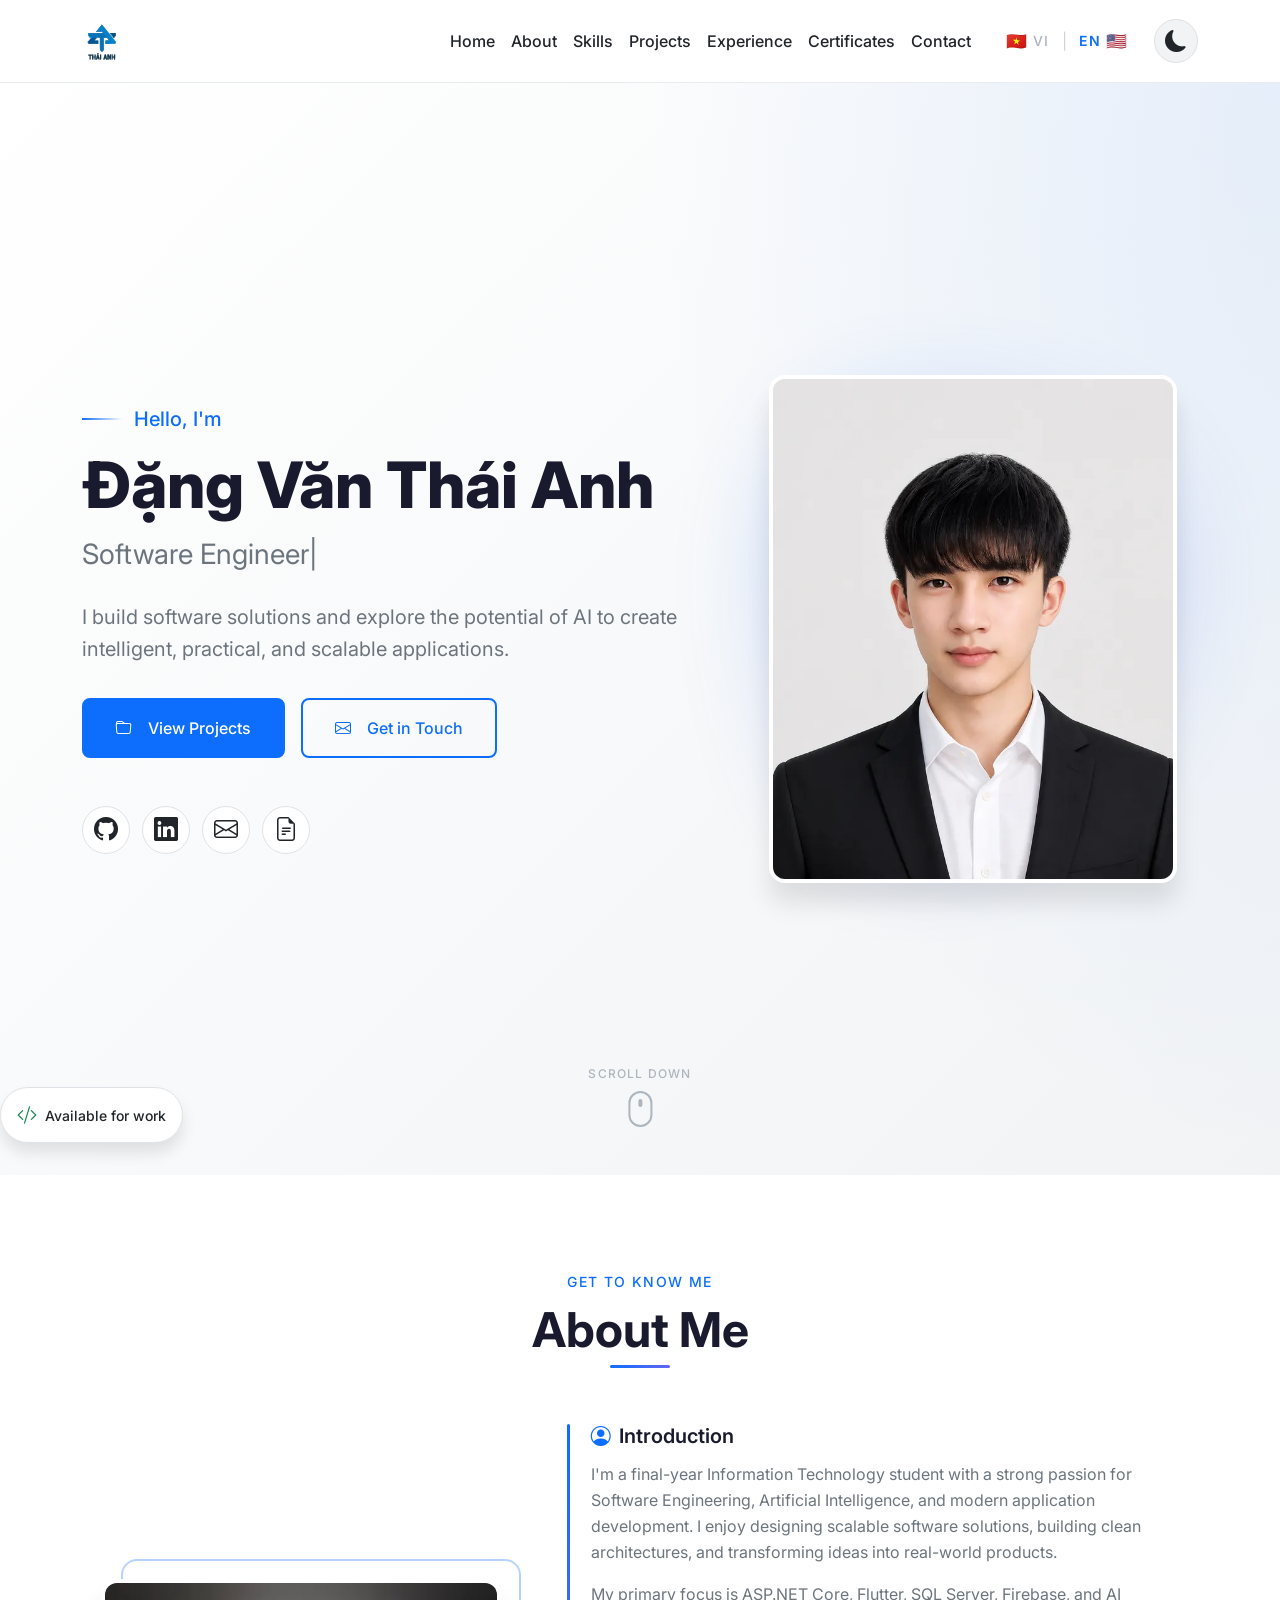
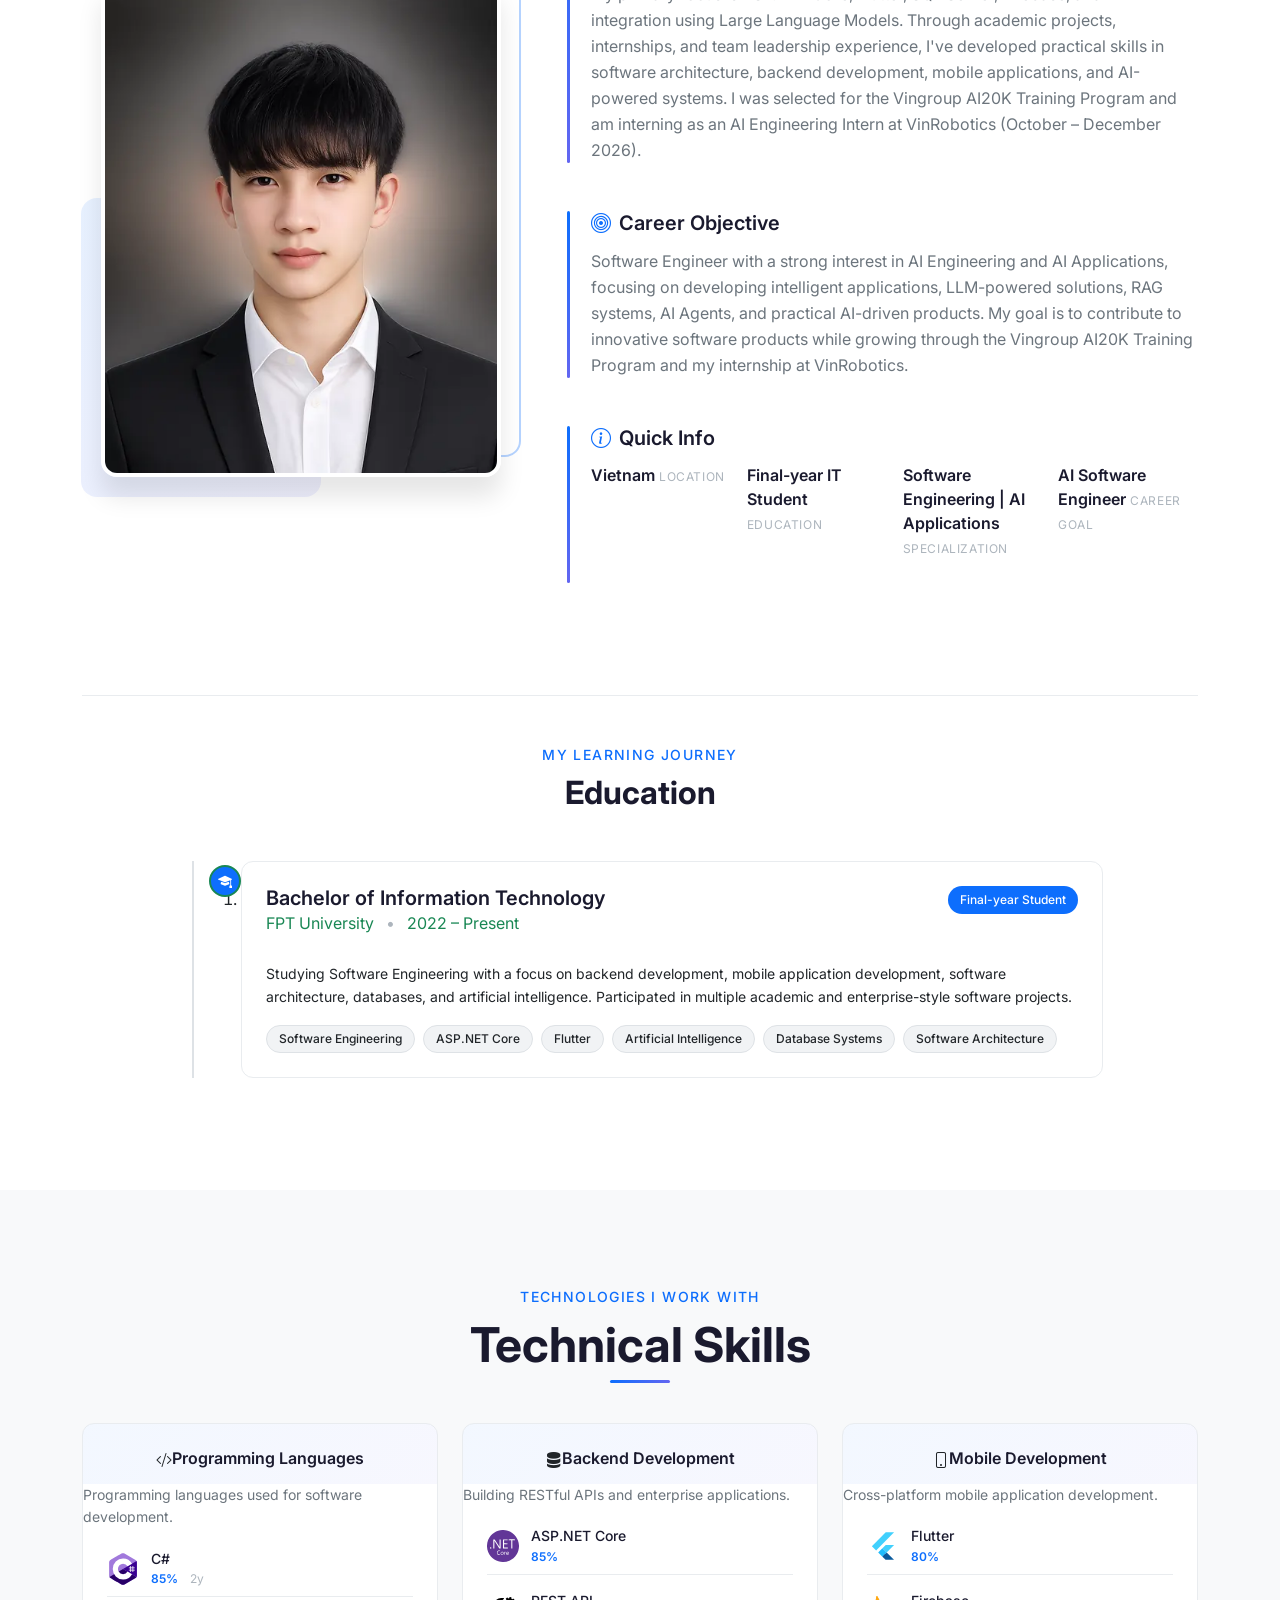
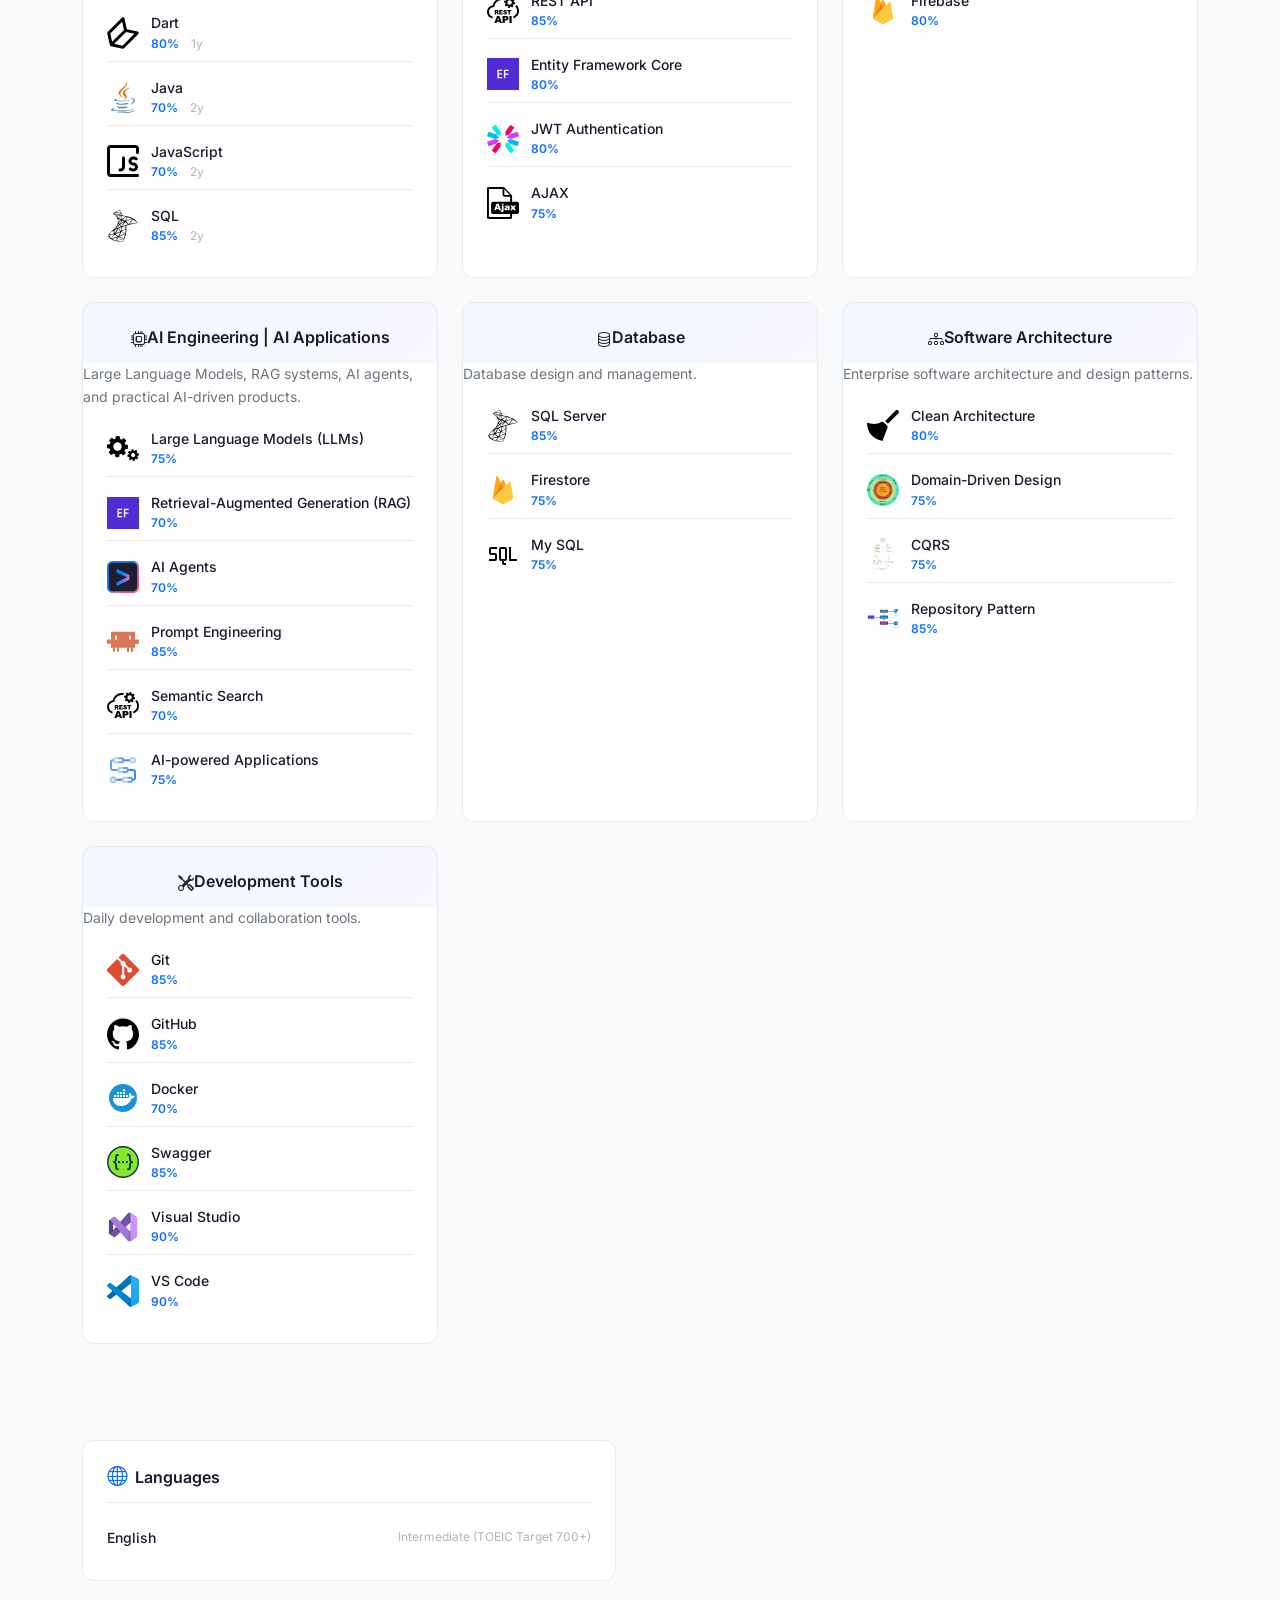
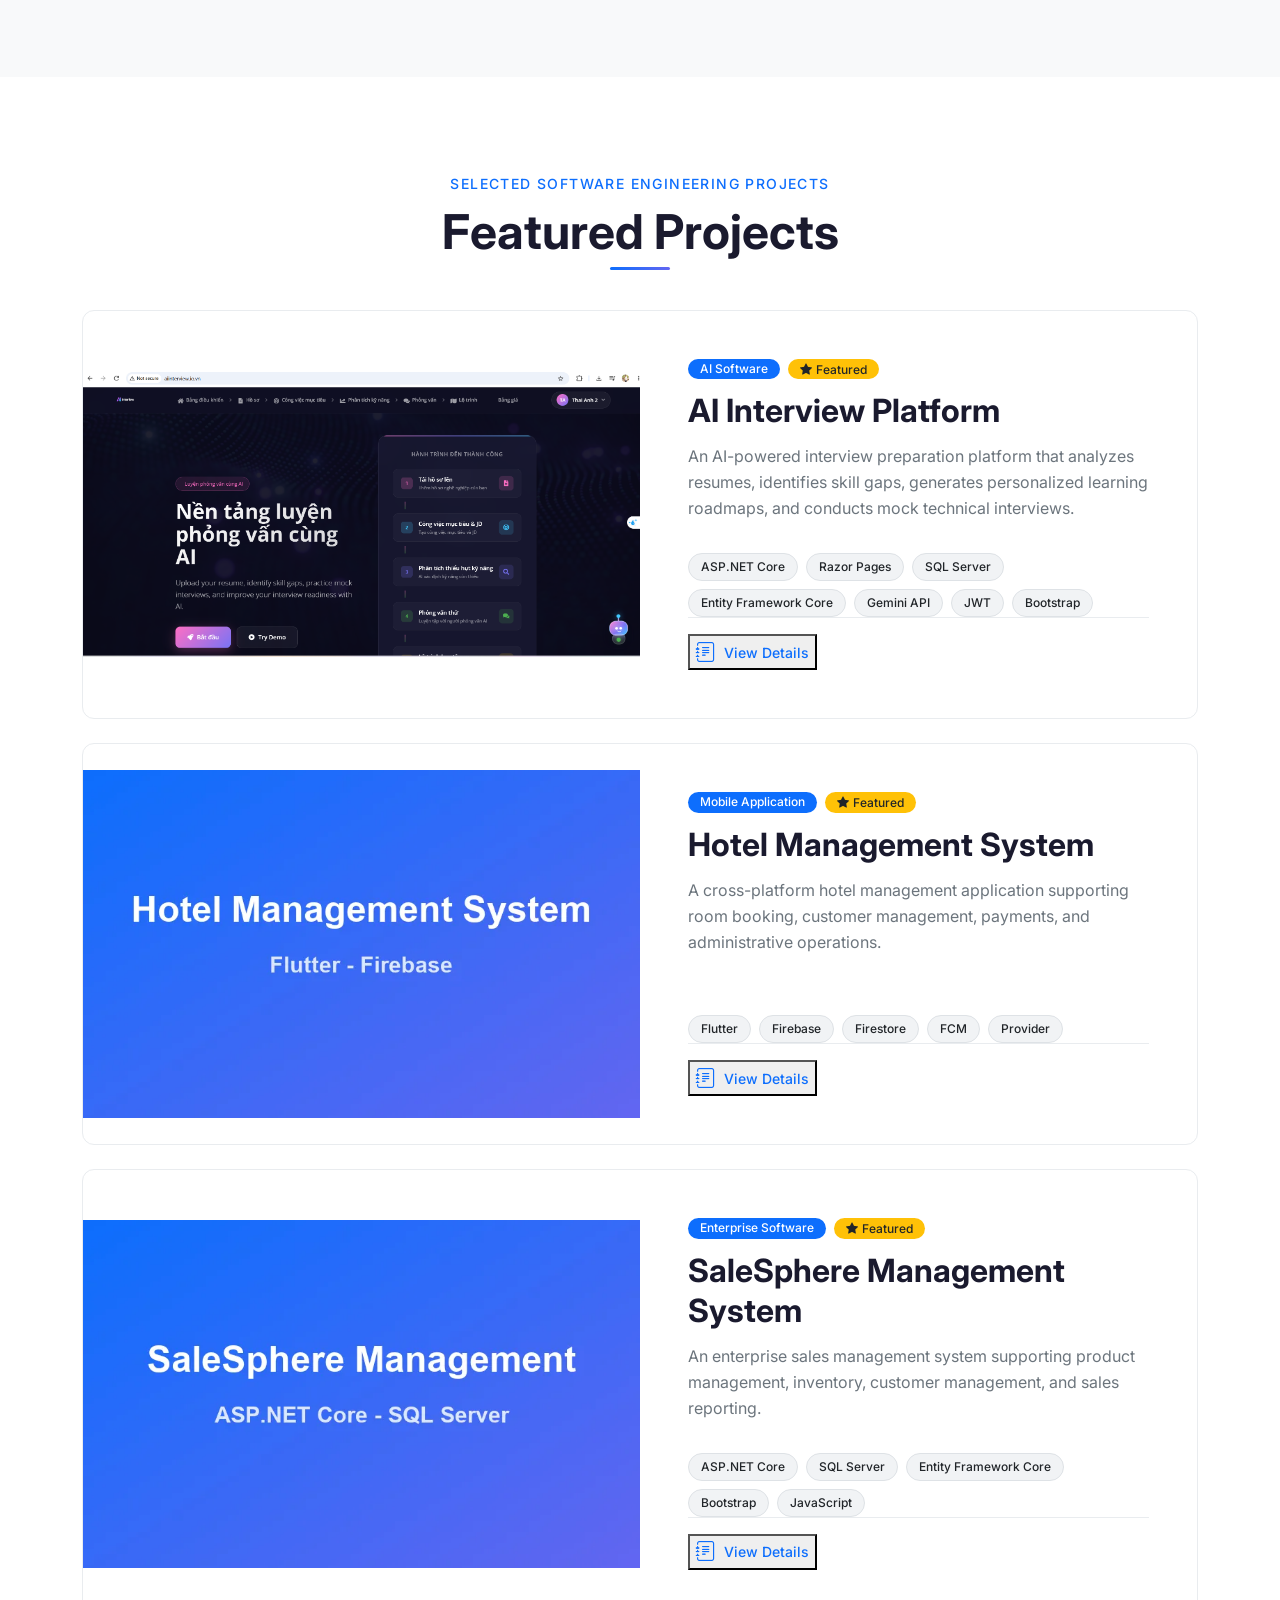
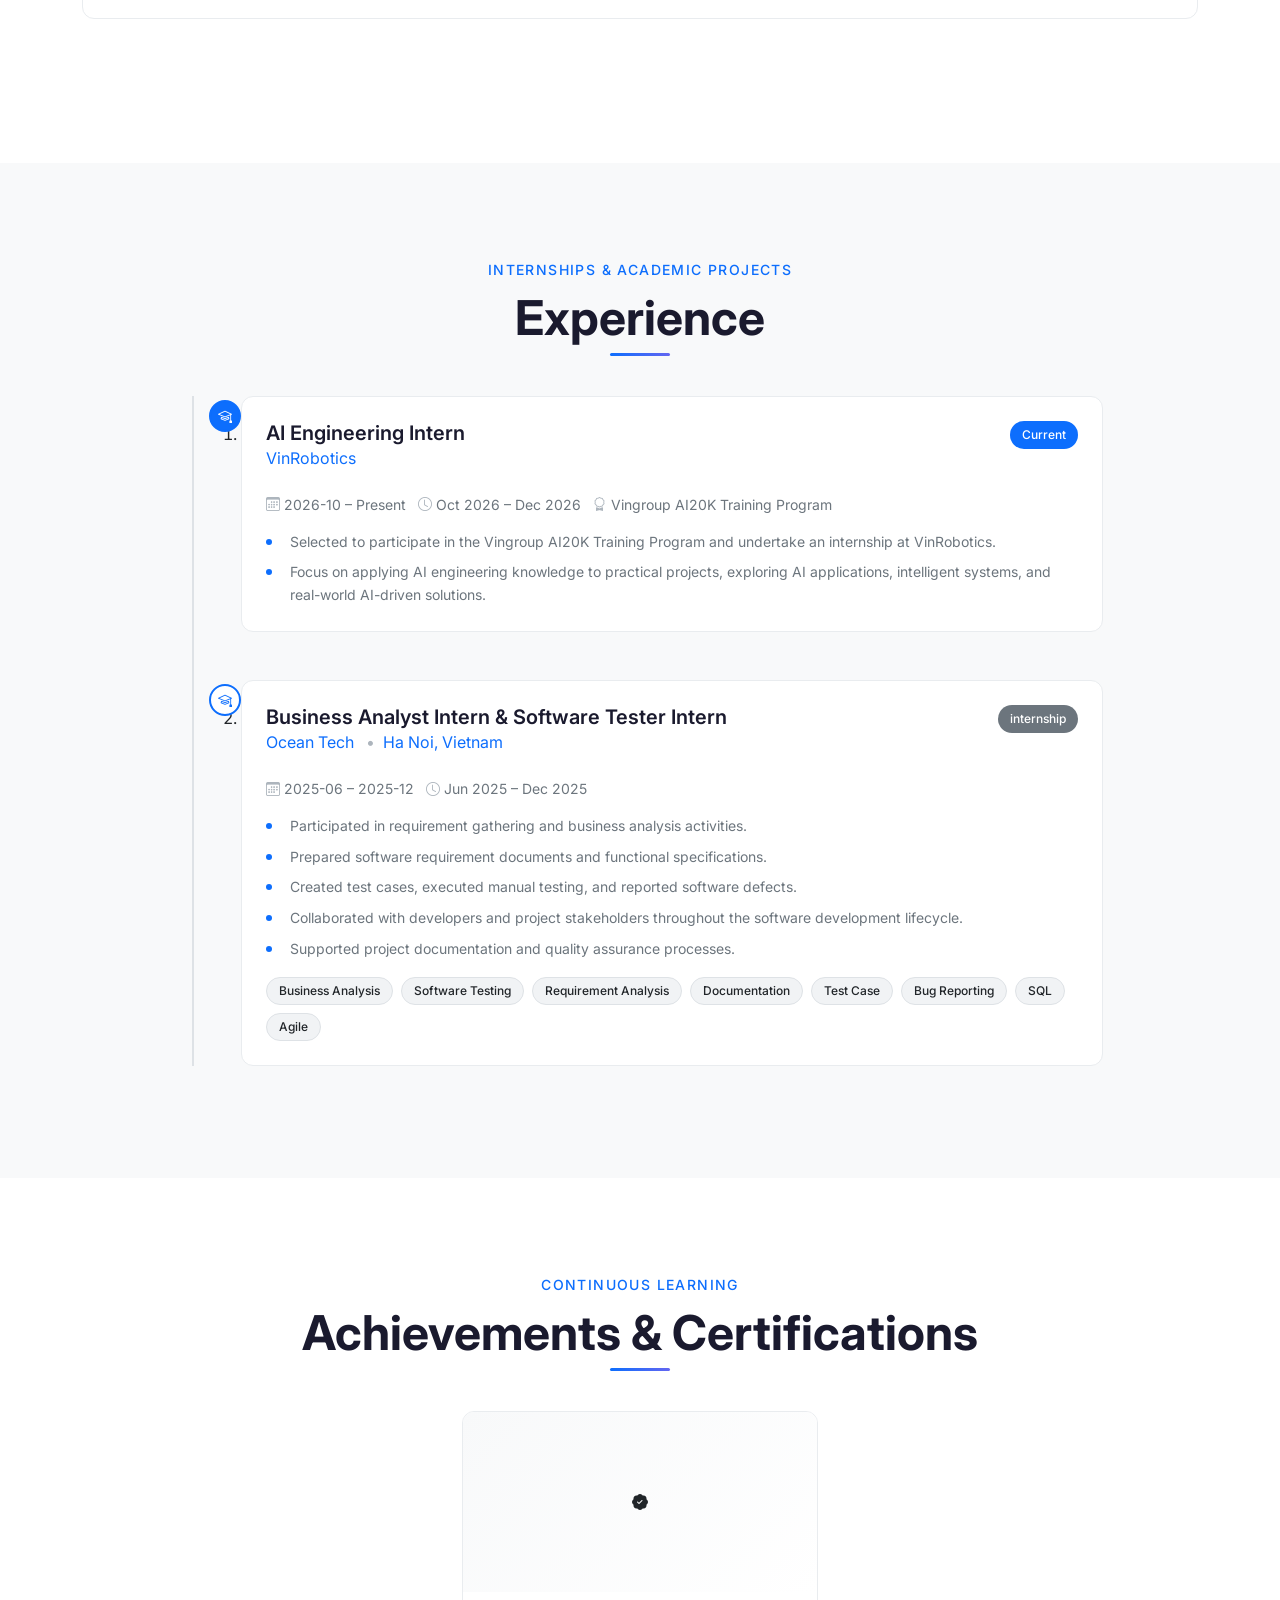
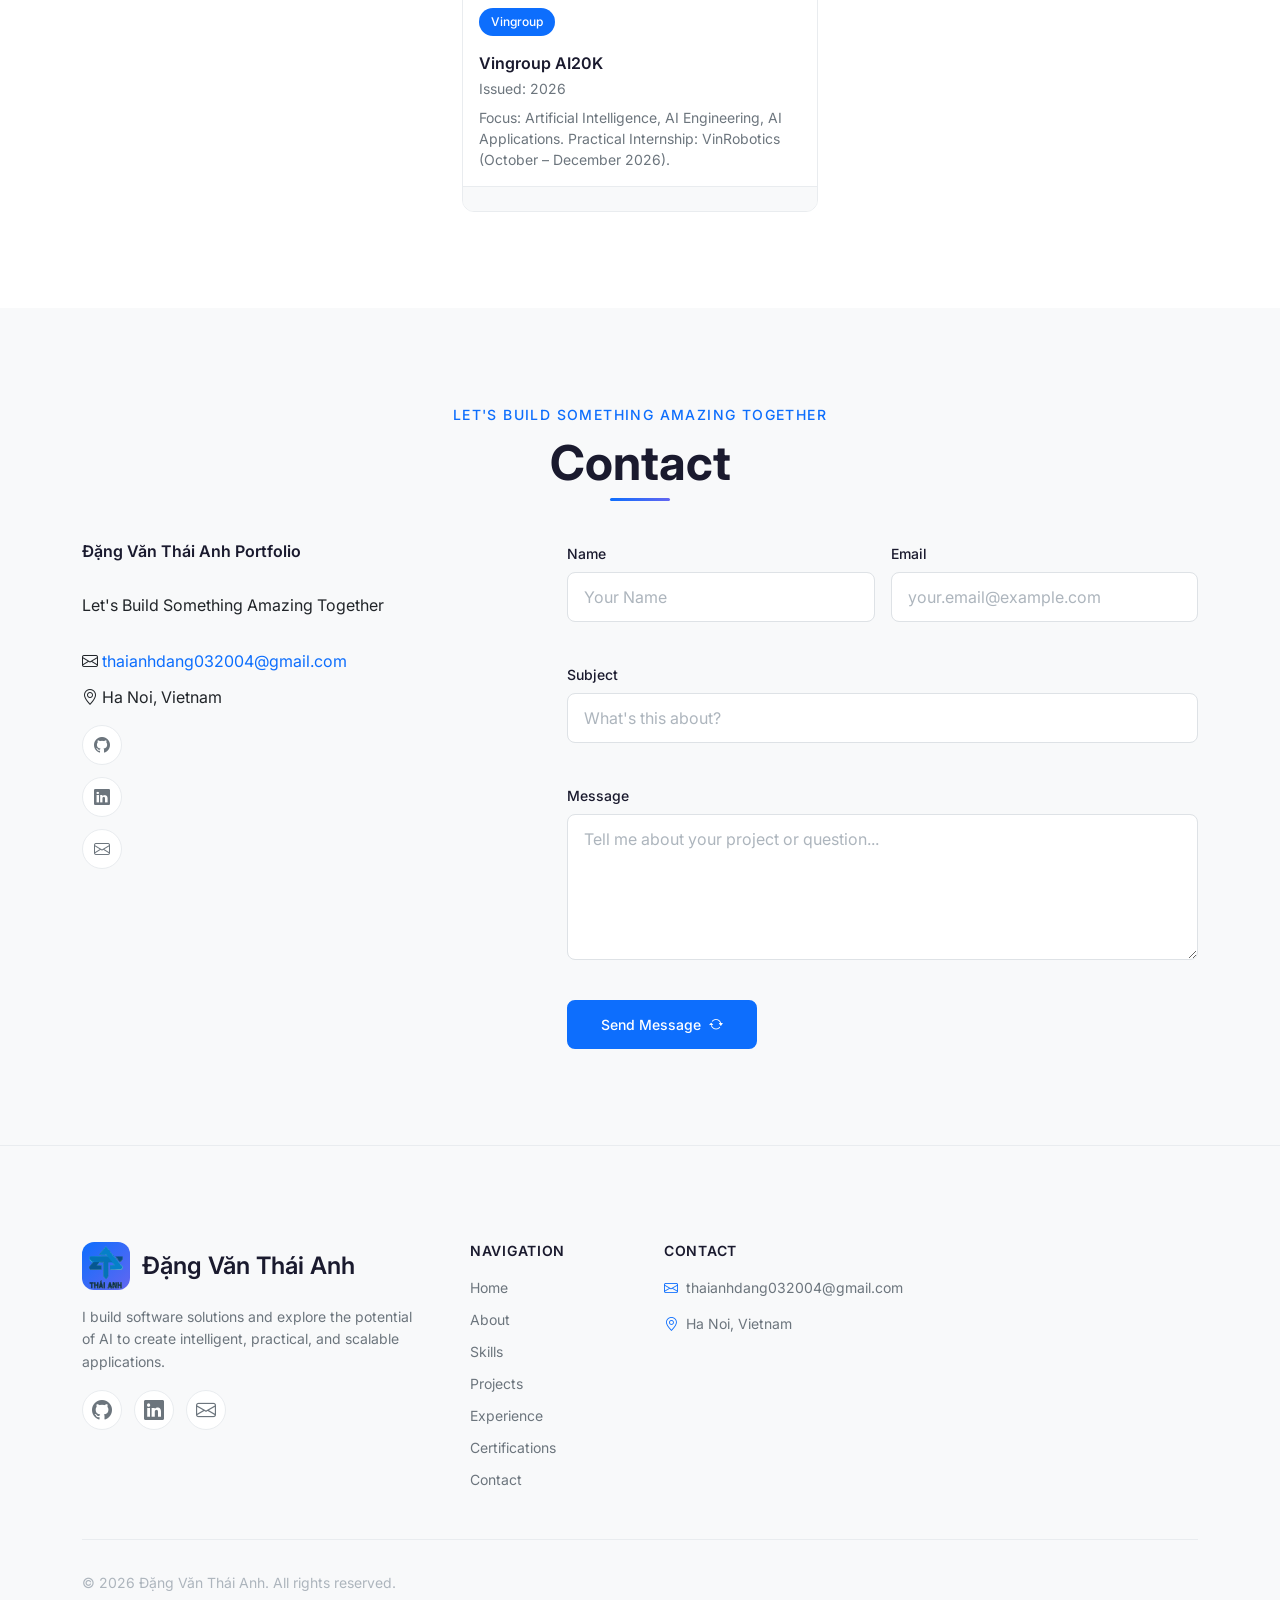
<file: index.html>
<!DOCTYPE html>
<html lang="en" data-bs-theme="light">
<head>
  <!-- =========================================================
       META TAGS
       ========================================================= -->
  <meta charset="UTF-8" />
  <meta name="viewport" content="width=device-width, initial-scale=1.0" />
  <meta http-equiv="X-UA-Compatible" content="IE=edge" />

    <!-- SEO Meta Tags (Populated from JSON)
         Path syntax: <root>.<key>[.<subkey>] resolved against this.data.
         Example: data-json="profile.seo.author" reads data.profile.seo.author. -->
    <meta name="robots" content="index, follow" />
    <meta name="author" content="" data-json="profile.seo.author" />
    <meta name="keywords" content="" data-json="profile.seo.keywords" />
    <meta name="description" content="" data-json="profile.seo.description" />
    <meta name="theme-color" content="" data-json="profile.seo.theme_color" />

    <!-- Open Graph / Social Meta Tags -->
    <meta property="og:type" content="website" />
    <meta property="og:url" content="" data-json="profile.seo.canonical_url" />
    <meta property="og:title" content="" data-json="profile.seo.title" />
    <meta property="og:description" content="" data-json="profile.seo.description" />
    <meta property="og:image" content="" data-json="profile.seo.og_image" />
    <meta property="og:image:width" content="1200" />
    <meta property="og:image:height" content="630" />
    <meta property="og:locale" content="" data-json="profile.seo.locale" />
    <meta property="og:site_name" content="" data-json="profile.branding.site_name" />

    <!-- Twitter Card Meta Tags -->
    <meta name="twitter:card" content="summary_large_image" />
    <meta name="twitter:url" content="" data-json="profile.seo.canonical_url" />
    <meta name="twitter:title" content="" data-json="profile.seo.title" />
    <meta name="twitter:description" content="" data-json="profile.seo.description" />
    <meta name="twitter:image" content="" data-json="profile.seo.og_image" />

    <!-- Canonical URL -->
  <link rel="canonical" href="" data-json="profile.seo.canonical_url" />

  <!-- =========================================================
       FAVICON
       ========================================================= -->
  <link rel="icon" type="image/svg+xml" href="assets/icons/favicon.svg" />
  <link rel="icon" type="image/png" sizes="32x32" href="assets/icons/favicon-32x32.png" />
  <link rel="icon" type="image/png" sizes="16x16" href="assets/icons/favicon-16x16.png" />
  <link rel="apple-touch-icon" sizes="180x180" href="assets/icons/apple-touch-icon.png" />
  <link rel="manifest" href="site.webmanifest" />

  <!-- =========================================================
       STYLESHEETS
       ========================================================= -->
  <!-- Bootstrap 5 CSS -->
  <link href="https://cdn.jsdelivr.net/npm/bootstrap@5.3.3/dist/css/bootstrap.min.css" rel="stylesheet" integrity="sha384-QWTKZyjpPEjISv5WaRU9OFeRpok6YctnYmDr5pNlyT2bRjXh0JMhjY6hW+ALEwIH" crossorigin="anonymous" />

  <!-- ICON LIBRARY (single source of truth for all icons in this project)
       Use ONLY Bootstrap Icons. Do not mix Font Awesome, Heroicons, or
       custom icon libraries anywhere in the markup or JavaScript. -->
  <link rel="stylesheet" href="https://cdn.jsdelivr.net/npm/bootstrap-icons@1.11.3/font/bootstrap-icons.min.css" />

  <!-- Google Fonts: Inter -->
  <link rel="preconnect" href="https://fonts.googleapis.com" />
  <link rel="preconnect" href="https://fonts.gstatic.com" crossorigin />
  <link href="https://fonts.googleapis.com/css2?family=Inter:wght@300;400;500;600;700;800&display=swap" rel="stylesheet" />

  <!-- Project Stylesheets -->
  <link rel="stylesheet" href="assets/css/global.css" />
  <link rel="stylesheet" href="assets/css/responsive.css" />
  <link rel="stylesheet" href="assets/css/components.css" />

  <!-- =========================================================
       TITLE (Populated from JSON)
       ========================================================= -->
  <title></title>
</head>

<body>
  <!-- Skip to main content (Accessibility) -->
  <a href="#main-content" class="skip-link"></a>

  <!-- =========================================================
       NAVIGATION
       ========================================================= -->
  <header id="site-header" class="site-header">
    <nav class="navbar navbar-expand-lg" aria-label="Primary navigation">
      <div class="container">
        <!-- Logo -->
        <a class="navbar-brand" href="#home" aria-label="Home">
          <img class="brand-logo" src="assets/icons/logo.svg" alt="" width="40" height="40" />
        </a>

        <!-- Mobile Toggle -->
        <button class="navbar-toggler" type="button" data-bs-toggle="collapse" data-bs-target="#primary-menu" aria-controls="primary-menu" aria-expanded="false" aria-label="Toggle navigation">
          <span class="navbar-toggler-icon"></span>
        </button>

        <!-- Navigation Menu -->
        <div class="collapse navbar-collapse" id="primary-menu">
          <ul class="navbar-nav ms-auto">
            <!-- Populated from JSON (profile.navigation.primary) -->
          </ul>

          <!-- Language Switch (Desktop) -->
          <div class="language-switch language-switch--desktop d-none d-lg-flex ms-lg-3" data-language-switch aria-label="Language switcher" role="group">
            <button type="button" class="language-switch__option" data-language-option="vi" aria-label="Switch language to Vietnamese" aria-pressed="false">
              <span class="language-switch__flag" aria-hidden="true">🇻🇳</span>
              <span class="language-switch__code">VI</span>
            </button>
            <span class="language-switch__divider" aria-hidden="true">|</span>
            <button type="button" class="language-switch__option" data-language-option="en" aria-label="Switch language to English" aria-pressed="false">
              <span class="language-switch__code">EN</span>
              <span class="language-switch__flag" aria-hidden="true">🇺🇸</span>
            </button>
          </div>

          <!-- Theme Toggle -->
          <div class="theme-toggle-wrapper ms-lg-3">
            <button class="theme-toggle" id="theme-toggle" aria-label="Toggle theme" title="Toggle theme">
              <i class="bi bi-moon-fill" aria-hidden="true"></i>
            </button>
          </div>

          <!-- Language Switch (Mobile Drawer) -->
          <div class="language-switch language-switch--mobile d-lg-none" data-language-switch aria-label="Language switcher" role="group">
            <span class="language-switch__label"><i class="bi bi-globe" aria-hidden="true"></i><span>Language</span></span>
            <div class="language-switch__stack">
              <button type="button" class="language-switch__option language-switch__option--stacked" data-language-option="vi" aria-label="Switch language to Vietnamese" aria-pressed="false">
                <span class="language-switch__flag" aria-hidden="true">🇻🇳</span>
                <span class="language-switch__code">VI</span>
              </button>
              <button type="button" class="language-switch__option language-switch__option--stacked" data-language-option="en" aria-label="Switch language to English" aria-pressed="false">
                <span class="language-switch__flag" aria-hidden="true">🇺🇸</span>
                <span class="language-switch__code">EN</span>
              </button>
            </div>
          </div>
        </div>
      </div>
    </nav>
  </header>

  <!-- =========================================================
       MAIN CONTENT
       ========================================================= -->
  <main id="main-content">

    <!-- =====================================================
         HOME SECTION
         ===================================================== -->
    <section id="home" class="hero-section" aria-label="Đặng Văn Thái Anh — Software Engineer">
      <div class="container">
        <div class="row align-items-center min-vh-100 py-5">

          <!-- Hero Content -->
          <div class="col-lg-7 order-2 order-lg-1">
            <div class="hero-content">
              <!-- Availability Badge (text + icon come from profile.hero.availability / badge_icon) -->
              <span class="hero-badge" hidden>
                <i class="bi" aria-hidden="true"></i>
                <span class="hero-badge__text"></span>
              </span>

              <!-- Greeting -->
              <p class="hero-greeting" data-json="profile.hero.greeting">
                <span class="hero-greeting-line"></span>
              </p>

              <!-- Name -->
              <h1 class="hero-name" data-json="profile.meta.author"></h1>

              <!-- Title (rendered into #typewriter by renderer from profile.meta.author_title / meta.roles) -->
              <h2 class="hero-title">
                <span class="typewriter" id="typewriter"></span>
              </h2>

              <!-- Description -->
              <p class="hero-description" data-json="profile.hero.headline"></p>

              <!-- CTA Buttons (label + aria-label come from profile.hero.cta_primary / cta_secondary) -->
              <div class="hero-cta">
                <a href="#" class="btn btn-primary btn-lg" data-json="profile.hero.cta_primary.href" aria-label="View Projects">
                  <i class="bi bi-folder me-2"></i>
                </a>
                <a href="#" class="btn btn-outline-primary btn-lg" data-json="profile.hero.cta_secondary.href" aria-label="Get in Touch">
                  <i class="bi bi-envelope me-2"></i>
                </a>
              </div>

              <!-- Social Links (renderer injects SVG <img> or icon, sets href and aria-label) -->
              <div class="hero-social">
                <a href="#" target="_blank" rel="noopener noreferrer" class="hero-social-link"></a>
                <a href="#" target="_blank" rel="noopener noreferrer" class="hero-social-link"></a>
                <a href="#" class="hero-social-link"></a>
                <a href="#" target="_blank" class="hero-social-link"></a>
              </div>
            </div>
          </div>

          <!-- Hero Image -->
          <div class="col-lg-5 order-1 order-lg-2 mb-5 mb-lg-0">
            <div class="hero-image-wrapper">
              <div class="hero-image-backdrop"></div>
              <div class="hero-image-container">
                <img
                  src="assets/images/avatar/avatar-large.webp"
                  alt=""
                  class="hero-image"
                  width="400"
                  height="500"
                  loading="eager"
                />
              </div>
              
            </div>
          </div>

        </div>
      </div>

      <!-- Scroll Indicator -->
      <a href="#about" class="scroll-indicator" aria-label="Scroll to About section">
        <span class="scroll-indicator-text"></span>
        <div class="scroll-indicator-mouse">
          <div class="scroll-indicator-wheel"></div>
        </div>
      </a>

    </section>

    <!-- =====================================================
         ABOUT SECTION
         ===================================================== -->
    <section id="about" class="about-section" aria-label="About Me">
      <div class="container">

        <!-- Section Header -->
        <header class="section-header text-center mb-5">
          <p class="section-subtitle" data-json="about.about.section_subtitle"></p>
          <h2 class="section-title" data-json="about.about.section_title"></h2>
        </header>

        <div class="row align-items-center g-5">

          <!-- Profile Photo -->
          <div class="col-lg-5">
            <div class="about-image-wrapper">
              <div class="about-image-container">
                <img
                  src="assets/images/avatar/avatar.webp"
                  alt=""
                  class="about-image"
                  width="400"
                  height="500"
                  loading="lazy"
                />
              </div>
              <div class="about-image-decoration about-image-decoration-1"></div>
              <div class="about-image-decoration about-image-decoration-2"></div>
            </div>
          </div>

          <!-- About Content -->
          <div class="col-lg-7">
            <div class="about-content">

              <!-- Introduction -->
              <div class="about-block mb-5">
                <h3 class="about-block-title">
                  <i class="bi bi-person-circle me-2"></i>
                </h3>
                <p class="about-text" data-json="about.about.introduction.0"></p>
                <p class="about-text mb-0" data-json="about.about.introduction.1"></p>
              </div>

              <!-- Career Objective -->
              <div class="about-block mb-5">
                <h3 class="about-block-title">
                  <i class="bi bi-bullseye me-2"></i>
                </h3>
                <p class="about-text mb-0" data-json="about.about.career_objective"></p>
              </div>

              <!-- Quick Info -->
              <div class="about-block mb-5">
                <h3 class="about-block-title">
                  <i class="bi bi-info-circle me-2"></i>
                </h3>
                <div class="row g-3">
                  <div class="col-6 col-md-3">
                    <div class="about-quick-info">
                      <span class="about-quick-info-value"></span>
                      <span class="about-quick-info-label"></span>
                    </div>
                  </div>
                  <div class="col-6 col-md-3">
                    <div class="about-quick-info">
                      <span class="about-quick-info-value"></span>
                      <span class="about-quick-info-label"></span>
                    </div>
                  </div>
                  <div class="col-6 col-md-3">
                    <div class="about-quick-info">
                      <span class="about-quick-info-value"></span>
                      <span class="about-quick-info-label"></span>
                    </div>
                  </div>
                  <div class="col-6 col-md-3">
                    <div class="about-quick-info">
                      <span class="about-quick-info-value"></span>
                      <span class="about-quick-info-label"></span>
                    </div>
                  </div>
                </div>
              </div>

              

            </div>
          </div>

        </div>

        <!-- Education Timeline (data sourced from experience.json > education) -->
        <div class="about-education mt-5 pt-5">
          <header class="section-header text-center mb-5">
            <p class="section-subtitle" data-json="experience.education.section.subtitle"></p>
            <h3 class="section-title-sm" data-json="experience.education.section.title"></h3>
          </header>

          <div class="row justify-content-center">
            <div class="col-lg-10">
            <ol class="timeline timeline-education" aria-label="Education history">
              <!-- Populated from experience.json → education -->
            </ol>
            </div>
          </div>
        </div>

      </div>
    </section>

    <!-- =====================================================
         SKILLS SECTION
         ===================================================== -->
    <section id="skills" class="skills-section" aria-label="Technical Skills">
      <div class="container">

        <!-- Section Header -->
        <header class="section-header text-center mb-5">
          <p class="section-subtitle" data-json="skills.section.subtitle"></p>
          <h2 class="section-title" data-json="skills.section.title"></h2>
        </header>

        <!-- Skills Grid -->
        <div class="skills-grid row g-4">
          <!-- Populated from JSON -->
        </div>

        <!-- Additional Skills Row -->
        <div class="row g-5 mt-5">

          

          <!-- Languages -->
          <div class="col-md-6">
            <div class="additional-skills-card">
              <h3 class="additional-skills-title">
                <i class="bi bi-globe me-2"></i>
              </h3>
              <div class="languages-grid">
                <!-- Populated from JSON -->
              </div>
            </div>
          </div>

        </div>

      </div>
    </section>

    <!-- =====================================================
         PROJECTS SECTION
         ===================================================== -->
    <section id="projects" class="projects-section" aria-label="Featured Projects">
      <div class="container">

        <!-- Section Header -->
        <header class="section-header text-center mb-5">
          <p class="section-subtitle" data-json="projects.section.subtitle"></p>
          <h2 class="section-title" data-json="projects.section.title"></h2>
        </header>

        <!-- Projects Grid - Featured Row (Large Cards) -->
        <div class="projects-featured mb-5">
          <div class="row g-4">
            <!-- Populated from JSON (Featured Project) -->
          </div>
        </div>

        <!-- Projects Grid - Standard Cards -->
        <div class="projects-grid">
          <div class="row g-4">
            <!-- Populated from JSON -->
          </div>
        </div>

      </div>
    </section>

    <!-- =====================================================
         EXPERIENCE SECTION
         ===================================================== -->
    <section id="experience" class="experience-section">
      <div class="container">

        <!-- Section Header -->
        <header class="section-header text-center mb-5">
          <p class="section-subtitle" data-json="experience.section.subtitle"></p>
          <h2 class="section-title" data-json="experience.section.title"></h2>
        </header>

        <div class="row justify-content-center">
          <div class="col-lg-10">
            <ol class="timeline" aria-label="Work experience timeline">
              <!-- Populated from JSON -->
            </ol>
          </div>
        </div>

      </div>
    </section>

    <!-- =====================================================
         CERTIFICATES SECTION
         ===================================================== -->
    <section id="certificates" class="certificates-section">
      <div class="container">

        <!-- Section Header -->
        <header class="section-header text-center mb-5">
          <p class="section-subtitle" data-json="certificates.section.subtitle"></p>
          <h2 class="section-title" data-json="certificates.section.title"></h2>
        </header>

        <!-- Certificates Grid -->
        <div class="row g-4 justify-content-center">
          <!-- Populated from JSON -->
        </div>

      </div>
    </section>

    <!-- =====================================================
         CONTACT SECTION
         ===================================================== -->
    <section id="contact" class="contact-section" aria-label="Contact">
      <div class="container">

        <!-- Section Header -->
        <header class="section-header text-center mb-5">
          <p class="section-subtitle" data-json="contact.section.subtitle"></p>
          <h2 class="section-title" data-json="contact.section.title"></h2>
        </header>

        <div class="row g-5">

          <!-- Contact Info -->
          <div class="col-lg-5">
            <div class="contact-info">
              <h3 class="contact-info-title" data-json="profile.branding.site_name"></h3>
              <p class="contact-info-text" data-json="contact.section.subtitle"></p>

              <div class="contact-info-list">
                <div class="contact-info-item">
                  <i class="bi bi-envelope"></i>
                  <a href="mailto:"><span></span></a>
                </div>
                <div class="contact-info-item">
                  <i class="bi bi-geo-alt"></i>
                  <span></span>
                </div>
              </div>

              <!-- Social links: renderer injects <img>/<i> icon into each slot -->
              <div class="contact-social">
                <a href="#" target="_blank" rel="noopener noreferrer"><span class="social-icon"></span></a>
                <a href="#" target="_blank" rel="noopener noreferrer"><span class="social-icon"></span></a>
                <a href="#"><span class="social-icon"></span></a>
              </div>
            </div>
          </div>

          <!-- Contact Form -->
          <div class="col-lg-7">
            <div class="contact-form">
              <form data-validate>
                <div class="row g-3">
                  <div class="col-md-6">
                    <div class="form-group">
                      <label for="name" class="form-label"></label>
                      <input type="text" class="form-control" id="name" name="name" required />
                      <div class="form-error"></div>
                    </div>
                  </div>
                  <div class="col-md-6">
                    <div class="form-group">
                      <label for="email" class="form-label"></label>
                      <input type="email" class="form-control" id="email" name="email" required />
                      <div class="form-error"></div>
                    </div>
                  </div>
                  <div class="col-12">
                    <div class="form-group">
                      <label for="subject" class="form-label"></label>
                      <input type="text" class="form-control" id="subject" name="subject" required />
                      <div class="form-error"></div>
                    </div>
                  </div>
                  <div class="col-12">
                    <div class="form-group">
                      <label for="message" class="form-label"></label>
                      <textarea class="form-control" id="message" name="message" rows="5" required></textarea>
                      <div class="form-error"></div>
                    </div>
                  </div>
                  <div class="col-12">
                    <button type="submit" class="btn btn-primary btn-submit">
                      <span class="btn-text"></span>
                      <span class="btn-loader">
                        <i class="bi bi-arrow-repeat"></i>
                      </span>
                    </button>
                  </div>
                </div>
              </form>
            </div>
          </div>

        </div>

      </div>
    </section>

  </main>

  <!-- =========================================================
       BACK TO TOP BUTTON
       ========================================================= -->
  <button
    class="back-to-top"
    id="back-to-top"
    aria-label="Scroll back to top of page"
    title="Back to top"
  >
    <span class="back-to-top-icon">
      <i class="bi bi-arrow-up"></i>
    </span>
  </button>

  <!-- =========================================================
       FOOTER
       ========================================================= -->
  <footer id="site-footer" class="site-footer" role="contentinfo">
    <div class="container">

      <!-- Footer Main -->
      <div class="footer-main">
        <div class="row g-5">

          <!-- Brand Column -->
          <div class="col-lg-4 col-md-6 order-lg-1 order-1">
            <div class="footer-brand">
              <a href="#home" class="footer-logo">
                <img class="brand-logo" src="assets/icons/logo.svg" alt="" width="48" height="48" />
                <span class="brand-name"></span>
              </a>
            </div>
            <p class="footer-description" data-json="profile.hero.headline"></p>
            <div class="footer-social" role="list" aria-label="Social media links">
              <!-- Renderer injects <img>/<i> into each slot -->
              <a href="#" class="footer-social-link" target="_blank" rel="noopener noreferrer" role="listitem"><span class="social-icon"></span></a>
              <a href="#" class="footer-social-link" target="_blank" rel="noopener noreferrer" role="listitem"><span class="social-icon"></span></a>
              <a href="#" class="footer-social-link" role="listitem"><span class="social-icon"></span></a>
            </div>
          </div>

          <!-- Navigation Column -->
          <div class="col-lg-2 col-md-6 order-lg-2 order-3">
            <nav aria-labelledby="footer-nav-heading">
              <h3 class="footer-heading" id="footer-nav-heading"></h3>
              <ul class="footer-links" role="list">
                <!-- Populated from JSON (profile.navigation.footer.navigation) -->
              </ul>
            </nav>
          </div>

          <!-- Contact Column -->
          <div class="col-lg-3 col-md-6 order-lg-3 order-4">
            <nav aria-labelledby="footer-contact-heading">
              <h3 class="footer-heading" id="footer-contact-heading" data-json="contact.section.title"></h3>
              <ul class="footer-contact-list" role="list">
                <li role="listitem">
                  <a href="#" class="footer-contact-link">
                    <i class="bi bi-envelope" aria-hidden="true"></i>
                    <span></span>
                  </a>
                </li>
                <li role="listitem">
                  <span class="footer-contact-item">
                    <i class="bi bi-geo-alt" aria-hidden="true"></i>
                    <span></span>
                  </span>
                </li>
              </ul>
            </nav>
          </div>

        </div>
      </div>

      <!-- Footer Bottom -->
      <div class="footer-bottom">
        <div class="footer-bottom-content">
          <p class="footer-copyright"></p>
        </div>
      </div>

    </div>
  </footer>

  <!-- =========================================================
       SCRIPTS
       ========================================================= -->
  <!-- Bootstrap 5 JS Bundle -->
  <script src="https://cdn.jsdelivr.net/npm/bootstrap@5.3.3/dist/js/bootstrap.bundle.min.js" integrity="sha384-YvpcrYf0tY3lHB60NNkmXc5s9fDVZLESaAA55NDzOxhy9GkcIdslK1eN7N6jIeHz" crossorigin="anonymous"></script>

  <!-- Theme Toggle -->
  <script src="assets/js/theme.js"></script>

  <!-- Language Layer (provider + service) -->
  <script src="assets/js/language-provider.js"></script>
  <script src="assets/js/language-service.js"></script>

  <!-- Portfolio Renderer (Data-Driven Content, auto-init from <html lang>) -->
  <script src="assets/js/portfolio-renderer.js"></script>

  <!-- Language Switch UI (uses LanguageService + Renderer) -->
  <script src="assets/js/language-switch.js"></script>

  <!-- Main Application -->
  <script src="assets/js/main.js"></script>

</body>
</html>
</file>
<file: assets/css/global.css>
/* =========================================================
   GLOBAL STYLES
   Software Engineer Portfolio

   Design Tokens:
   - Spacing:   4 / 8 / 12 / 16 / 24 / 32 / 48 / 64 / 96
   - Type:      12 / 14 / 16 / 18 / 20 / 24 / 32 / 40 / 48
   - Breakpoints: 576 / 768 / 992 / 1200 / 1400

   ========================================================= */

/* =========================================================
   ICON LIBRARY — SINGLE SOURCE OF TRUTH
   ---------------------------------------------------------
   This project uses ONLY Bootstrap Icons (v1.11.3).
   Do NOT mix Font Awesome, Heroicons, or any other icon set.
   Use <i class="bi bi-..."></i> markup everywhere, or inline
   the equivalent SVG from assets/icons/*.svg (which are also
   sourced from Bootstrap Icons).
   ========================================================= */

/* =========================================================
   CSS CUSTOM PROPERTIES — THEME TOKENS
   ========================================================= */
:root {
  /* ---------- Colors: Light Mode ---------- */
  --color-primary: #0d6efd;
  --color-primary-hover: #0b5ed7;
  --color-secondary: #6c757d;
  --color-success: #198754;
  --color-danger: #dc3545;
  --color-warning: #ffc107;
  --color-info: #0dcaf0;

  /* ---------- Light Mode Surface Colors ---------- */
  --color-bg: #ffffff;
  --color-bg-alt: #f8f9fa;
  --color-bg-soft: #f1f3f5;
  --color-surface: #ffffff;
  --color-surface-elevated: #ffffff;

  /* ---------- Light Mode Text Colors ---------- */
  --color-text: #212529;
  --color-text-secondary: #6c757d;
  --color-text-muted: #adb5bd;
  --color-heading: #1a1a2e;

  /* ---------- Light Mode Border Colors ---------- */
  --color-border: #dee2e6;
  --color-border-light: #e9ecef;
  --color-border-dark: #ced4da;

  /* ---------- Light Mode Shadow ---------- */
  --shadow-sm: 0 1px 2px rgba(0, 0, 0, 0.05);
  --shadow-md: 0 4px 6px rgba(0, 0, 0, 0.07);
  --shadow-lg: 0 10px 15px rgba(0, 0, 0, 0.1);
  --shadow-xl: 0 20px 25px rgba(0, 0, 0, 0.1);

  /* ---------- Typography ---------- */
  --font-family: 'Inter', -apple-system, BlinkMacSystemFont, 'Segoe UI', Roboto, Oxygen, Ubuntu, sans-serif;
  --font-mono: 'Fira Code', 'JetBrains Mono', 'SF Mono', Consolas, monospace;

  /* ---------- Font Sizes ---------- */
  --font-size-xs: 0.75rem;    /* 12px */
  --font-size-sm: 0.875rem;   /* 14px */
  --font-size-base: 1rem;     /* 16px */
  --font-size-md: 1.125rem;   /* 18px */
  --font-size-lg: 1.25rem;    /* 20px */
  --font-size-xl: 1.5rem;     /* 24px */
  --font-size-2xl: 2rem;      /* 32px */
  --font-size-3xl: 2.5rem;    /* 40px */
  --font-size-4xl: 3rem;      /* 48px */

  /* ---------- Font Weights ---------- */
  --font-weight-light: 300;
  --font-weight-regular: 400;
  --font-weight-medium: 500;
  --font-weight-semibold: 600;
  --font-weight-bold: 700;
  --font-weight-extrabold: 800;

  /* ---------- Line Heights ---------- */
  --line-height-tight: 1.25;
  --line-height-snug: 1.375;
  --line-height-normal: 1.5;
  --line-height-relaxed: 1.625;
  --line-height-loose: 2;

  /* ---------- Spacing ---------- */
  --space-1: 0.25rem;   /* 4px */
  --space-2: 0.5rem;    /* 8px */
  --space-3: 0.75rem;   /* 12px */
  --space-4: 1rem;      /* 16px */
  --space-5: 1.5rem;    /* 24px */
  --space-6: 2rem;      /* 32px */
  --space-8: 3rem;      /* 48px */
  --space-10: 4rem;     /* 64px */
  --space-12: 6rem;     /* 96px */

  /* ---------- Border Radius ---------- */
  --radius-sm: 0.25rem;
  --radius-md: 0.5rem;
  --radius-lg: 0.75rem;
  --radius-xl: 1rem;
  --radius-full: 9999px;

  /* ---------- Transitions ---------- */
  --transition-fast: 150ms ease;
  --transition-base: 250ms ease;
  --transition-slow: 350ms ease;
  --transition-smooth: 400ms cubic-bezier(0.4, 0, 0.2, 1);

  /* ---------- Z-Index ---------- */
  --z-dropdown: 1000;
  --z-sticky: 1020;
  --z-fixed: 1030;
  --z-modal-backdrop: 1040;
  --z-modal: 1050;
  --z-popover: 1060;
  --z-tooltip: 1070;
  --z-toast: 1080;
}

/* ---------- Dark Mode ---------- */
[data-bs-theme="dark"] {
  /* ---------- Dark Mode Surface Colors ---------- */
  --color-bg: #0d1117;
  --color-bg-alt: #161b22;
  --color-bg-soft: #21262d;
  --color-surface: #161b22;
  --color-surface-elevated: #1c2128;

  /* ---------- Dark Mode Text Colors ---------- */
  --color-text: #c9d1d9;
  --color-text-secondary: #8b949e;
  --color-text-muted: #6e7681;
  --color-heading: #f0f6fc;

  /* ---------- Dark Mode Border Colors ---------- */
  --color-border: #30363d;
  --color-border-light: #21262d;
  --color-border-dark: #484f58;

  /* ---------- Dark Mode Shadows ---------- */
  --shadow-sm: 0 1px 2px rgba(0, 0, 0, 0.3);
  --shadow-md: 0 4px 6px rgba(0, 0, 0, 0.4);
  --shadow-lg: 0 10px 15px rgba(0, 0, 0, 0.5);
  --shadow-xl: 0 20px 25px rgba(0, 0, 0, 0.6);
}

/* =========================================================
   BASE STYLES
   ========================================================= */
*,
*::before,
*::after {
  box-sizing: border-box;
}

html {
  scroll-behavior: smooth;
  scroll-padding-top: 80px;
}

@media (prefers-reduced-motion: reduce) {
  html {
    scroll-behavior: auto;
  }

  *,
  *::before,
  *::after {
    animation-duration: 0.01ms !important;
    animation-iteration-count: 1 !important;
    transition-duration: 0.01ms !important;
  }
}

body {
  font-family: var(--font-family);
  font-size: var(--font-size-base);
  font-weight: var(--font-weight-regular);
  line-height: var(--line-height-normal);
  color: var(--color-text);
  background-color: var(--color-bg);
  -webkit-font-smoothing: antialiased;
  -moz-osx-font-smoothing: grayscale;
  transition: background-color var(--transition-base), color var(--transition-base);
}

/* ---------- Typography ---------- */
h1, h2, h3, h4, h5, h6,
.h1, .h2, .h3, .h4, .h5, .h6 {
  color: var(--color-heading);
  font-weight: var(--font-weight-bold);
  line-height: var(--line-height-tight);
  margin-bottom: var(--space-4);
}

h1, .h1 { font-size: var(--font-size-4xl); }
h2, .h2 { font-size: var(--font-size-3xl); }
h3, .h3 { font-size: var(--font-size-2xl); }
h4, .h4 { font-size: var(--font-size-xl); }
h5, .h5 { font-size: var(--font-size-lg); }
h6, .h6 { font-size: var(--font-size-md); }

p {
  margin-bottom: var(--space-4);
  color: var(--color-text);
}

a {
  color: var(--color-primary);
  text-decoration: none;
  transition: color var(--transition-fast);
}

a:hover {
  color: var(--color-primary-hover);
}

/* ---------- Code / Monospace ---------- */
code, kbd, pre, samp {
  font-family: var(--font-mono);
}

code {
  font-size: 0.875em;
  padding: 0.125em 0.375em;
  background-color: var(--color-bg-soft);
  border-radius: var(--radius-sm);
}

pre {
  background-color: var(--color-bg-alt);
  border-radius: var(--radius-md);
  padding: var(--space-4);
  overflow-x: auto;
}

pre code {
  padding: 0;
  background-color: transparent;
}

/* =========================================================
   ACCESSIBILITY
   ========================================================= */
/* Skip Link */
.skip-link {
  position: absolute;
  top: -100%;
  left: 50%;
  transform: translateX(-50%);
  background: var(--color-primary);
  color: #fff;
  padding: var(--space-3) var(--space-5);
  border-radius: var(--radius-md);
  z-index: var(--z-tooltip);
  transition: top var(--transition-fast);
}

.skip-link:focus {
  top: var(--space-4);
  color: #fff;
}

/* Focus Styles */
:focus-visible {
  outline: 2px solid var(--color-primary);
  outline-offset: 2px;
}

/* Screen Reader Only */
.sr-only {
  position: absolute;
  width: 1px;
  height: 1px;
  padding: 0;
  margin: -1px;
  overflow: hidden;
  clip: rect(0, 0, 0, 0);
  white-space: nowrap;
  border: 0;
}

/* =========================================================
   HEADER & NAVIGATION
   ========================================================= */
.site-header {
  background-color: var(--color-surface);
  border-bottom: 1px solid var(--color-border-light);
  transition: background-color var(--transition-base), border-color var(--transition-base);
  position: sticky;
  top: 0;
  z-index: var(--z-sticky);
}

.site-header .navbar {
  padding: var(--space-4) 0;
}

.site-header .navbar-brand {
  display: flex;
  align-items: center;
  gap: var(--space-3);
  padding-right: var(--space-4);
  font-weight: var(--font-weight-bold);
  color: var(--color-heading);
}

/* Brand logo (SVG host) */
.brand-logo {
  display: block;
  width: 40px;
  height: 40px;
  flex-shrink: 0;
  border-radius: var(--radius-md);
  /* The SVG carries its own gradient background — no extra fill here. */
  transition: transform var(--transition-fast);
}

.brand-logo:hover {
  transform: scale(1.04);
}

.brand-name {
  font-size: var(--font-size-lg);
  font-weight: var(--font-weight-semibold);
}

.site-header .nav-link {
  color: var(--color-text);
  font-weight: var(--font-weight-medium);
  padding: var(--space-2) var(--space-3);
  position: relative;
  transition: color var(--transition-fast);
}

.site-header .nav-link::after {
  content: '';
  position: absolute;
  bottom: 0;
  left: 50%;
  transform: translateX(-50%);
  width: 0;
  height: 2px;
  background-color: var(--color-primary);
  transition: width var(--transition-fast);
}

.site-header .nav-link:hover,
.site-header .nav-link:focus {
  color: var(--color-primary);
}

.site-header .nav-link:hover::after,
.site-header .nav-link:focus::after,
.site-header .nav-link.active::after {
  width: 100%;
}

.site-header .nav-link.active {
  color: var(--color-primary);
}

/* Theme Toggle — 44x44 circular button, 22px icon, 8px padding */
.theme-toggle-wrapper {
  display: flex;
  align-items: center;
}

.theme-toggle {
  display: inline-flex;
  align-items: center;
  justify-content: center;
  width: 44px;
  height: 44px;
  padding: 8px;
  background-color: var(--color-bg-soft);
  border: 1px solid var(--color-border);
  border-radius: var(--radius-full);
  color: var(--color-text);
  cursor: pointer;
  transition:
    background-color var(--transition-fast),
    border-color var(--transition-fast),
    color var(--transition-fast),
    transform var(--transition-fast),
    box-shadow var(--transition-fast);
}

.theme-toggle:hover {
  background-color: var(--color-primary);
  border-color: var(--color-primary);
  color: #fff;
  transform: rotate(15deg) scale(1.05);
  box-shadow: var(--shadow-md);
}

.theme-toggle:focus-visible {
  outline: 2px solid var(--color-primary);
  outline-offset: 3px;
}

.theme-toggle:active {
  transform: scale(0.95);
}

.theme-toggle i,
.theme-toggle svg {
  display: block;
  width: 22px;
  height: 22px;
  font-size: 22px;
  line-height: 1;
}

/* =========================================================
   LANGUAGE SWITCH (Navbar)
   Pill design with flag + ISO code; matches the navbar
   typography (1rem nav-link, var(--color-text)).
   ========================================================= */

.language-switch {
  display: inline-flex;
  align-items: center;
}

.language-switch__option {
  display: inline-flex;
  align-items: center;
  gap: 0.35rem;
  padding: 0.4rem 0.55rem;
  background: transparent;
  border: 0;
  color: var(--color-text-muted);
  font-size: 1rem;
  font-weight: 500;
  line-height: 1;
  letter-spacing: 0.02em;
  cursor: pointer;
  border-radius: var(--radius-md);
  transition:
    color var(--transition-base),
    background-color var(--transition-base),
    transform var(--transition-fast);
}

.language-switch__option:hover {
  color: var(--color-text);
  background-color: var(--color-bg-soft);
}

.language-switch__option:focus-visible {
  outline: 2px solid var(--color-primary);
  outline-offset: 2px;
}

.language-switch__option:active {
  transform: scale(0.96);
}

.language-switch__option.is-active {
  color: var(--color-primary);
  font-weight: 600;
}

.language-switch__option.is-active::after {
  /* subtle underline pill behind the active language */
  content: "";
  position: absolute;
  /* no positioning needed; uses sibling instead */
  display: none;
}

.language-switch__flag {
  font-size: 1.05rem;
  line-height: 1;
}

.language-switch__code {
  font-size: 0.875rem;
  text-transform: uppercase;
  letter-spacing: 0.08em;
}

.language-switch__divider {
  display: inline-flex;
  align-items: center;
  color: var(--color-border-dark);
  font-size: 1rem;
  user-select: none;
  padding: 0 0.15rem;
}

/* Desktop (inline pill) */
.language-switch--desktop {
  align-self: center;
  padding: 0;
}

.language-switch--desktop .language-switch__option {
  position: relative;
  padding: 0.45rem 0.65rem;
}

.language-switch--desktop .language-switch__option.is-active::after {
  /* sliding underline accent */
  content: "";
  position: absolute;
  left: 0.5rem;
  right: 0.5rem;
  bottom: 0.15rem;
  height: 2px;
  border-radius: var(--radius-full);
  background-color: var(--color-primary);
  animation: lang-underline 250ms cubic-bezier(0.4, 0, 0.2, 1);
}

@keyframes lang-underline {
  from { transform: scaleX(0); opacity: 0; }
  to   { transform: scaleX(1); opacity: 1; }
}

/* Mobile (stacked under the drawer) */
.language-switch--mobile {
  display: none;
  flex-direction: column;
  gap: var(--space-3);
  padding: var(--space-3) var(--space-4);
  margin-top: var(--space-3);
  border-top: 1px solid var(--color-border-light);
}

.language-switch__label {
  display: inline-flex;
  align-items: center;
  gap: var(--space-2);
  color: var(--color-text-secondary);
  font-size: 0.875rem;
  text-transform: uppercase;
  letter-spacing: 0.08em;
}

.language-switch__label i {
  font-size: 1rem;
}

.language-switch__stack {
  display: inline-flex;
  align-items: center;
  gap: var(--space-2);
}

.language-switch__option--stacked {
  flex: 1;
  justify-content: center;
  padding: 0.6rem 0.8rem;
  background-color: var(--color-bg-soft);
  border: 1px solid transparent;
  border-radius: var(--radius-md);
  transition:
    background-color var(--transition-base),
    border-color var(--transition-base),
    color var(--transition-base),
    transform var(--transition-fast);
}

.language-switch__option--stacked.is-active {
  background-color: var(--color-primary);
  border-color: var(--color-primary);
  color: #fff;
}

.language-switch__option--stacked.is-active:hover {
  background-color: var(--color-primary-hover);
}

@media (max-width: 991.98px) {
  .language-switch--mobile {
    display: flex;
  }
}

/* =========================================================
   SECTIONS
   ========================================================= */
section {
  padding: var(--space-12) 0;
}

.section-placeholder {
  min-height: 60vh;
  display: flex;
  align-items: center;
  justify-content: center;
}

/* =========================================================
   FOOTER
   ========================================================= */
.site-footer {
  background-color: var(--color-bg-alt);
  border-top: 1px solid var(--color-border-light);
  padding: var(--space-10) 0 var(--space-6);
  transition: background-color var(--transition-base), border-color var(--transition-base);
}

.footer-heading {
  font-size: var(--font-size-sm);
  font-weight: var(--font-weight-semibold);
  text-transform: uppercase;
  letter-spacing: 0.05em;
  color: var(--color-heading);
  margin-bottom: var(--space-4);
}

.footer-links {
  margin: 0;
  padding: 0;
}

.footer-links li {
  margin-bottom: var(--space-2);
}

.footer-links a {
  color: var(--color-text-secondary);
  font-size: var(--font-size-sm);
  transition: color var(--transition-fast);
}

.footer-links a:hover {
  color: var(--color-primary);
}

.footer-bottom {
  margin-top: var(--space-8);
  padding-top: var(--space-5);
}

.footer-brand {
  display: flex;
  align-items: center;
}

/* Social Links */
.social-links {
  display: flex;
  gap: var(--space-3);
}

.social-links a {
  display: inline-flex;
  align-items: center;
  justify-content: center;
  width: 40px;
  height: 40px;
  background-color: var(--color-bg-soft);
  border: 1px solid var(--color-border);
  border-radius: var(--radius-full);
  color: var(--color-text);
  transition: background-color var(--transition-fast), border-color var(--transition-fast), color var(--transition-fast);
}

.social-links a:hover {
  background-color: var(--color-primary);
  border-color: var(--color-primary);
  color: #fff;
  transform: translateY(-2px);
}

.social-links i {
  font-size: var(--font-size-lg);
}

/* =========================================================
   FLOATING ACTION BUTTONS (FAB)
   ---------------------------------------------------------
   Every floating action button in this project MUST:
   - inherit `.fab` for size, shadow, radius, and transition;
   - live inside `.fab-stack` when there is more than one
     so that equal 16px spacing is enforced automatically.
   ========================================================= */
.fab-stack {
  position: fixed;
  right: var(--space-6);
  bottom: var(--space-6);
  display: flex;
  flex-direction: column;
  align-items: center;
  gap: var(--space-4);          /* 16px between stacked FABs */
  z-index: var(--z-fixed);
}

.fab {
  display: inline-flex;
  align-items: center;
  justify-content: center;
  width: 48px;
  height: 48px;
  padding: 0;
  background-color: var(--color-primary);
  color: #fff;
  border: none;
  border-radius: var(--radius-full);
  box-shadow: var(--shadow-lg);
  cursor: pointer;
  text-decoration: none;
  transition:
    background-color var(--transition-fast),
    transform var(--transition-fast),
    box-shadow var(--transition-fast),
    opacity var(--transition-fast),
    visibility var(--transition-fast);
}

.fab:hover {
  background-color: var(--color-primary-hover);
  transform: translateY(-3px);
  box-shadow: var(--shadow-xl);
}

.fab:focus-visible {
  outline: 3px solid var(--color-primary);
  outline-offset: 3px;
}

.fab:active {
  transform: translateY(0);
}

.fab i,
.fab svg {
  width: 22px;
  height: 22px;
  font-size: 22px;
  line-height: 1;
}

/* FAB with optional show/hide (used by .back-to-top) */
.fab.is-hidden {
  opacity: 0;
  visibility: hidden;
  transform: translateY(20px);
}

.fab.is-visible {
  opacity: 1;
  visibility: visible;
  transform: translateY(0);
}

/* Mobile sizing — keep FABs consistent at 44px to match the
   44x44 theme-toggle family on small screens. */
@media (max-width: 575.98px) {
  .fab {
    width: 44px;
    height: 44px;
  }

  .fab i,
  .fab svg {
    width: 20px;
    height: 20px;
    font-size: 20px;
  }

  .fab-stack {
    right: var(--space-4);
    bottom: var(--space-4);
    gap: var(--space-4);        /* keep 16px on mobile */
  }
}

/* =========================================================
   UTILITIES
   ========================================================= */
/* Text Colors */
.text-heading { color: var(--color-heading) !important; }
.text-muted { color: var(--color-text-muted) !important; }
.text-secondary { color: var(--color-text-secondary) !important; }

/* Background Colors */
.bg-surface { background-color: var(--color-surface) !important; }
.bg-soft { background-color: var(--color-bg-soft) !important; }
.bg-alt { background-color: var(--color-bg-alt) !important; }

/* Border Colors */
.border-custom { border-color: var(--color-border) !important; }
.border-light-custom { border-color: var(--color-border-light) !important; }

/* Shadows */
.shadow-custom { box-shadow: var(--shadow-md) !important; }
.shadow-hover:hover {
  box-shadow: var(--shadow-lg) !important;
  transform: translateY(-2px);
  transition: box-shadow var(--transition-base), transform var(--transition-base);
}

/* =========================================================
   COMPONENT: BUTTONS
   ========================================================= */
.btn {
  font-weight: var(--font-weight-medium);
  padding: var(--space-3) var(--space-5);
  border-radius: var(--radius-md);
  transition: all var(--transition-fast);
}

.btn-primary {
  background-color: var(--color-primary);
  border-color: var(--color-primary);
}

.btn-primary:hover {
  background-color: var(--color-primary-hover);
  border-color: var(--color-primary-hover);
  transform: translateY(-1px);
}

.btn-outline-primary {
  color: var(--color-primary);
  border-color: var(--color-primary);
}

.btn-outline-primary:hover {
  background-color: var(--color-primary);
  border-color: var(--color-primary);
}

/* =========================================================
   COMPONENT: CARDS
   ========================================================= */
.card {
  background-color: var(--color-surface);
  border: 1px solid var(--color-border-light);
  border-radius: var(--radius-lg);
  transition: box-shadow var(--transition-base), transform var(--transition-base), border-color var(--transition-base);
}

.card:hover {
  box-shadow: var(--shadow-lg);
  transform: translateY(-4px);
  border-color: var(--color-primary);
}

.card-body {
  padding: var(--space-5);
}

/* =========================================================
   COMPONENT: BADGES
   ========================================================= */
.badge {
  font-weight: var(--font-weight-medium);
  padding: var(--space-2) var(--space-3);
  border-radius: var(--radius-full);
}

/* =========================================================
   COMPONENT: FORMS
   ========================================================= */
.form-control,
.form-select {
  background-color: var(--color-surface);
  border: 1px solid var(--color-border);
  color: var(--color-text);
  border-radius: var(--radius-md);
  padding: var(--space-3) var(--space-4);
  transition: border-color var(--transition-fast), box-shadow var(--transition-fast);
}

.form-control:focus,
.form-select:focus {
  background-color: var(--color-surface);
  border-color: var(--color-primary);
  box-shadow: 0 0 0 0.2rem rgba(13, 110, 253, 0.25);
  color: var(--color-text);
}

.form-control::placeholder {
  color: var(--color-text-muted);
}

.form-label {
  font-weight: var(--font-weight-medium);
  color: var(--color-heading);
  margin-bottom: var(--space-2);
}

/* =========================================================
   BOOTSTRAP OVERRIDES FOR THEME
   ========================================================= */
[data-bs-theme="dark"] .navbar-toggler {
  border-color: var(--color-border);
  color: var(--color-text);
}

[data-bs-theme="dark"] .navbar-toggler-icon {
  filter: invert(1);
}

[data-bs-theme="dark"] .dropdown-menu {
  background-color: var(--color-surface);
  border-color: var(--color-border);
}

[data-bs-theme="dark"] .dropdown-item {
  color: var(--color-text);
}

[data-bs-theme="dark"] .dropdown-item:hover {
  background-color: var(--color-bg-soft);
  color: var(--color-primary);
}

[data-bs-theme="dark"] .modal-content {
  background-color: var(--color-surface);
  border-color: var(--color-border);
}

[data-bs-theme="dark"] .modal-header {
  border-color: var(--color-border);
}

[data-bs-theme="dark"] .modal-footer {
  border-color: var(--color-border);
}

/* =========================================================
   REDUCED MOTION — FABs
   ========================================================= */
@media (prefers-reduced-motion: reduce) {
  .fab,
  .theme-toggle,
  .brand-logo {
    transition: none !important;
  }

  .fab:hover,
  .theme-toggle:hover,
  .brand-logo:hover {
    transform: none !important;
  }
}
</file>
<file: assets/css/responsive.css>
/* =========================================================
   RESPONSIVE STYLES
   Software Engineer Portfolio

   Breakpoints:
   - Extra Small:  < 576px   (default/mobile-first)
   - Small:        >= 576px  (sm)
   - Medium:       >= 768px  (md)
   - Large:        >= 992px  (lg)
   - Extra Large:  >= 1200px (xl)
   - XXL:          >= 1400px (xxl)

   ========================================================= */

/* =========================================================
   EXTRA SMALL (Mobile) — Default
   ========================================================= */
@media (max-width: 575.98px) {
  /* Typography */
  h1, .h1 { font-size: 2rem; }
  h2, .h2 { font-size: 1.75rem; }
  h3, .h3 { font-size: 1.5rem; }

  /* Spacing */
  section {
    padding: var(--space-8) 0;
  }

  /* Navigation */
  .site-header .navbar {
    padding: var(--space-3) 0;
  }

  .navbar-collapse {
    background-color: var(--color-surface);
    padding: var(--space-4);
    border-radius: var(--radius-lg);
    margin-top: var(--space-3);
    box-shadow: var(--shadow-lg);
  }

  .navbar-nav {
    gap: var(--space-2);
  }

  .site-header .nav-link {
    padding: var(--space-3) var(--space-4);
    border-radius: var(--radius-md);
  }

  .site-header .nav-link::after {
    display: none;
  }

  .site-header .nav-link:hover,
  .site-header .nav-link.active {
    background-color: var(--color-bg-soft);
  }

  .theme-toggle-wrapper {
    padding: var(--space-3) var(--space-4);
    border-top: 1px solid var(--color-border-light);
    margin-top: var(--space-3);
  }

  /* Footer */
  .footer-bottom {
    text-align: center;
  }

  .footer-bottom .col-md-6 {
    text-align: center !important;
    margin-bottom: var(--space-3);
  }

  /* Buttons */
  .btn {
    width: 100%;
    margin-bottom: var(--space-2);
  }

  .btn:last-child {
    margin-bottom: 0;
  }

  /* Cards */
  .card {
    margin-bottom: var(--space-4);
  }
}

/* =========================================================
   SMALL — Mobile Landscape / Large Phone (576px+)
   ========================================================= */
@media (min-width: 576px) and (max-width: 767.98px) {
  /* Typography */
  h1, .h1 { font-size: 2.5rem; }
  h2, .h2 { font-size: 2rem; }

  /* Spacing */
  section {
    padding: var(--space-10) 0;
  }

  /* Cards Grid */
  .card-grid {
    grid-template-columns: repeat(2, 1fr);
  }

  /* Buttons */
  .btn {
    width: auto;
  }
}

/* =========================================================
   MEDIUM — Tablet (768px+)
   ========================================================= */
@media (min-width: 768px) and (max-width: 991.98px) {
  /* Typography */
  h1, .h1 { font-size: 2.75rem; }
  h2, .h2 { font-size: 2.25rem; }
  h3, .h3 { font-size: 1.75rem; }

  /* Spacing */
  section {
    padding: var(--space-12) 0;
  }

  /* Layout */
  .container {
    max-width: 720px;
  }

  /* Cards Grid */
  .card-grid {
    grid-template-columns: repeat(2, 1fr);
    gap: var(--space-5);
  }

  /* Footer */
  .footer-heading {
    margin-bottom: var(--space-3);
  }

  .footer-links li {
    margin-bottom: var(--space-1);
  }
}

/* =========================================================
   LARGE — Desktop (992px+)
   ========================================================= */
@media (min-width: 992px) and (max-width: 1199.98px) {
  /* Typography */
  h1, .h1 { font-size: 3rem; }
  h2, .h2 { font-size: 2.5rem; }
  h3, .h3 { font-size: 2rem; }
  h4, .h4 { font-size: 1.5rem; }

  /* Layout */
  .container {
    max-width: 960px;
  }

  /* Cards Grid */
  .card-grid {
    grid-template-columns: repeat(3, 1fr);
    gap: var(--space-6);
  }

  /* Hero */
  .hero-content {
    padding-left: var(--space-8);
  }

  /* Timeline */
  .timeline {
    padding-left: var(--space-10);
  }

  /* Navigation */
  .site-header .nav-link {
    padding: var(--space-2) var(--space-4);
  }
}

/* =========================================================
   EXTRA LARGE — Large Desktop (1200px+)
   ========================================================= */
@media (min-width: 1200px) and (max-width: 1399.98px) {
  /* Typography */
  h1, .h1 { font-size: 3.5rem; }
  h2, .h2 { font-size: 2.75rem; }
  h3, .h3 { font-size: 2.25rem; }
  h4, .h4 { font-size: 1.75rem; }

  /* Layout */
  .container {
    max-width: 1140px;
  }

  /* Cards Grid */
  .card-grid {
    grid-template-columns: repeat(3, 1fr);
    gap: var(--space-6);
  }

  /* Hero */
  .hero-content {
    padding-left: var(--space-12);
  }

  /* Section Titles */
  .section-title {
    font-size: var(--font-size-3xl);
  }
}

/* =========================================================
   XXL — Extra Large Desktop (1400px+)
   ========================================================= */
@media (min-width: 1400px) {
  /* Typography */
  h1, .h1 { font-size: 4rem; }
  h2, .h2 { font-size: 3rem; }
  h3, .h3 { font-size: 2.5rem; }
  h4, .h4 { font-size: 1.875rem; }

  /* Layout */
  .container {
    max-width: 1320px;
  }

  /* Cards Grid */
  .card-grid {
    grid-template-columns: repeat(3, 1fr);
    gap: var(--space-8);
  }

  /* Hero */
  .hero-content {
    padding-left: var(--space-12);
  }

  /* Spacing */
  section {
    padding: var(--space-12) 0;
  }
}

/* =========================================================
   RESPONSIVE UTILITIES
   ========================================================= */

/* Display Utilities */
@media (max-width: 575.98px) {
  .d-none-xs { display: none !important; }
  .d-block-xs { display: block !important; }
  .d-flex-xs { display: flex !important; }
}

@media (min-width: 576px) and (max-width: 767.98px) {
  .d-none-sm { display: none !important; }
  .d-block-sm { display: block !important; }
  .d-flex-sm { display: flex !important; }
}

@media (min-width: 768px) and (max-width: 991.98px) {
  .d-none-md { display: none !important; }
  .d-block-md { display: block !important; }
  .d-flex-md { display: flex !important; }
}

@media (min-width: 992px) and (max-width: 1199.98px) {
  .d-none-lg { display: none !important; }
  .d-block-lg { display: block !important; }
  .d-flex-lg { display: flex !important; }
}

@media (min-width: 1200px) and (max-width: 1399.98px) {
  .d-none-xl { display: none !important; }
  .d-block-xl { display: block !important; }
  .d-flex-xl { display: flex !important; }
}

@media (min-width: 1400px) {
  .d-none-xxl { display: none !important; }
  .d-block-xxl { display: block !important; }
  .d-flex-xxl { display: flex !important; }
}

/* Text Alignment */
@media (max-width: 575.98px) {
  .text-xs-start { text-align: left !important; }
  .text-xs-center { text-align: center !important; }
  .text-xs-end { text-align: right !important; }
}

@media (min-width: 576px) and (max-width: 767.98px) {
  .text-sm-start { text-align: left !important; }
  .text-sm-center { text-align: center !important; }
  .text-sm-end { text-align: right !important; }
}

/* Spacing Utilities */
@media (max-width: 575.98px) {
  .py-xs-0 { padding-top: 0 !important; padding-bottom: 0 !important; }
  .py-xs-4 { padding-top: var(--space-4) !important; padding-bottom: var(--space-4) !important; }
  .py-xs-6 { padding-top: var(--space-6) !important; padding-bottom: var(--space-6) !important; }
}

/* =========================================================
   PRINT STYLES
   ========================================================= */
@media print {
  /* Hide elements not needed for print */
  .site-header,
  .site-footer,
  .theme-toggle-wrapper,
  .language-switch,
  .btn,
  .social-links {
    display: none !important;
  }

  /* Typography */
  body {
    font-size: 12pt;
    color: #000;
    background: #fff;
  }

  h1, .h1 { font-size: 24pt; }
  h2, .h2 { font-size: 20pt; }
  h3, .h3 { font-size: 16pt; }
  h4, .h4 { font-size: 14pt; }

  /* Links */
  a {
    color: #000;
    text-decoration: underline;
  }

  /* Cards */
  .card {
    break-inside: avoid;
    border: 1px solid #ddd;
  }

  /* Sections */
  section {
    padding: 20pt 0;
    page-break-inside: avoid;
  }
}

/* =========================================================
   REDUCED MOTION
   ========================================================= */
@media (prefers-reduced-motion: reduce) {
  *,
  *::before,
  *::after {
    animation-duration: 0.01ms !important;
    animation-iteration-count: 1 !important;
    transition-duration: 0.01ms !important;
    scroll-behavior: auto !important;
  }
}

/* =========================================================
   HIGH CONTRAST MODE (Accessibility)
   ========================================================= */
@media (prefers-contrast: high) {
  :root {
    --color-border: #000;
    --color-text: #000;
    --color-text-secondary: #333;
    --shadow-sm: 0 0 0 1px #000;
    --shadow-md: 0 0 0 2px #000;
    --shadow-lg: 0 0 0 3px #000;
  }

  [data-bs-theme="dark"] {
    --color-border: #fff;
    --color-text: #fff;
    --color-text-secondary: #ccc;
  }

  a {
    text-decoration: underline;
  }

  .btn {
    border-width: 2px;
  }

  .card {
    border-width: 2px;
  }
}
</file>
<file: assets/css/components.css>
/* =========================================================
   COMPONENT LIBRARY
   Software Engineer Portfolio

   Table of Contents:
   1. Buttons
   2. Cards
   3. Timeline
   4. Tags
   5. Footer
   6. Utilities

   ========================================================= */

/* =========================================================
   1. BUTTONS
   ========================================================= */

/* Button Base */
.btn {
  display: inline-flex;
  align-items: center;
  justify-content: center;
  gap: var(--space-2);
  font-family: var(--font-family);
  font-weight: var(--font-weight-medium);
  font-size: var(--font-size-sm);
  line-height: 1.5;
  padding: var(--space-3) var(--space-5);
  border-radius: var(--radius-md);
  border: 2px solid transparent;
  cursor: pointer;
  text-decoration: none;
  transition: all var(--transition-fast);
  white-space: nowrap;
  user-select: none;
}

.btn:focus-visible {
  outline: 2px solid var(--color-primary);
  outline-offset: 2px;
}

.btn:disabled {
  opacity: 0.6;
  cursor: not-allowed;
  pointer-events: none;
}

/* Button Sizes */
.btn-sm {
  padding: var(--space-2) var(--space-4);
  font-size: var(--font-size-xs);
}

.btn-lg {
  padding: var(--space-4) var(--space-6);
  font-size: var(--font-size-base);
}

.btn-icon {
  width: 40px;
  height: 40px;
  padding: 0;
  border-radius: var(--radius-full);
}

.btn-icon.btn-sm {
  width: 32px;
  height: 32px;
}

.btn-icon.btn-lg {
  width: 48px;
  height: 48px;
}

/* Primary Button */
.btn-primary {
  background-color: var(--color-primary);
  border-color: var(--color-primary);
  color: #fff;
}

.btn-primary:hover {
  background-color: var(--color-primary-hover);
  border-color: var(--color-primary-hover);
  color: #fff;
  transform: translateY(-2px);
  box-shadow: var(--shadow-md);
}

.btn-primary:active {
  transform: translateY(0);
}

/* Secondary Button */
.btn-secondary {
  background-color: var(--color-secondary);
  border-color: var(--color-secondary);
  color: #fff;
}

.btn-secondary:hover {
  background-color: #5a6268;
  border-color: #545b62;
  color: #fff;
  transform: translateY(-2px);
  box-shadow: var(--shadow-md);
}

/* Outline Button */
.btn-outline {
  background-color: transparent;
  border-color: var(--color-border);
  color: var(--color-text);
}

.btn-outline:hover {
  background-color: var(--color-bg-soft);
  border-color: var(--color-text);
  color: var(--color-text);
  transform: translateY(-2px);
}

.btn-outline-primary {
  background-color: transparent;
  border-color: var(--color-primary);
  color: var(--color-primary);
}

.btn-outline-primary:hover {
  background-color: var(--color-primary);
  color: #fff;
  transform: translateY(-2px);
}

.btn-outline-light {
  background-color: transparent;
  border-color: #fff;
  color: #fff;
}

.btn-outline-light:hover {
  background-color: #fff;
  color: var(--color-text);
}

/* Ghost Button */
.btn-ghost {
  background-color: transparent;
  border-color: transparent;
  color: var(--color-text);
}

.btn-ghost:hover {
  background-color: var(--color-bg-soft);
  color: var(--color-text);
}

/* Icon Button */
.btn-icon-only {
  display: inline-flex;
  align-items: center;
  justify-content: center;
}

.btn-icon-only i,
.btn-icon-only svg {
  font-size: var(--font-size-lg);
}

/* =========================================================
   2. CARDS
   ========================================================= */

/* Card Base */
.card {
  background-color: var(--color-surface);
  border: 1px solid var(--color-border-light);
  border-radius: var(--radius-lg);
  overflow: hidden;
  transition: all var(--transition-base);
  height: 100%;
}

.card:hover {
  box-shadow: var(--shadow-lg);
  transform: translateY(-4px);
  border-color: var(--color-primary);
}

.card-body {
  padding: var(--space-5);
  display: flex;
  flex-direction: column;
  height: 100%;
}

.card-title {
  font-size: var(--font-size-lg);
  font-weight: var(--font-weight-semibold);
  color: var(--color-heading);
  margin-bottom: var(--space-3);
}

.card-subtitle {
  font-size: var(--font-size-sm);
  color: var(--color-text-secondary);
  margin-bottom: var(--space-3);
}

.card-text {
  font-size: var(--font-size-sm);
  color: var(--color-text);
  line-height: var(--line-height-relaxed);
  flex-grow: 1;
}

.card-footer {
  padding: var(--space-4) var(--space-5);
  border-top: 1px solid var(--color-border-light);
  background-color: var(--color-bg-soft);
  display: flex;
  align-items: center;
  gap: var(--space-3);
  margin-top: auto;
}

/* Card Image */
.card-img-top {
  width: 100%;
  height: 200px;
  object-fit: cover;
}

.card-img-overlay {
  position: absolute;
  top: 0;
  left: 0;
  right: 0;
  bottom: 0;
  padding: var(--space-5);
  display: flex;
  flex-direction: column;
  justify-content: flex-end;
  background: linear-gradient(to top, rgba(0,0,0,0.8) 0%, transparent 100%);
  color: #fff;
}

/* Project Card */
.card-project {
  position: relative;
}

.card-project .card-img-top {
  height: 220px;
}

.card-project .card-body {
  padding-bottom: var(--space-4);
}

.card-project .project-links {
  display: flex;
  gap: var(--space-2);
  margin-top: auto;
  padding-top: var(--space-4);
}

/* Skill Card */
.card-skill {
  padding: var(--space-5);
  display: flex;
  flex-direction: column;
  align-items: center;
  text-align: center;
}

.card-skill .skill-icon {
  width: 64px;
  height: 64px;
  display: flex;
  align-items: center;
  justify-content: center;
  background: linear-gradient(135deg, var(--color-primary), #6366f1);
  border-radius: var(--radius-lg);
  margin-bottom: var(--space-4);
  color: #fff;
  font-size: var(--font-size-2xl);
}

.card-skill .skill-icon img {
  width: 32px;
  height: 32px;
  filter: brightness(0) invert(1);
}

.card-skill .skill-name {
  font-weight: var(--font-weight-semibold);
  color: var(--color-heading);
  margin-bottom: var(--space-2);
}

.card-skill .skill-level {
  font-size: var(--font-size-xs);
  color: var(--color-text-muted);
  text-transform: uppercase;
  letter-spacing: 0.05em;
}

/* Certificate Card */
.card-certificate {
  display: flex;
  flex-direction: column;
}

.card-certificate .card-img-top {
  height: 160px;
  background: linear-gradient(135deg, var(--color-primary), #6366f1);
  display: flex;
  align-items: center;
  justify-content: center;
}

.card-certificate .card-img-top i {
  font-size: 48px;
  color: #fff;
  opacity: 0.9;
}

.card-certificate .card-body {
  flex: 1;
}

.card-certificate .certificate-badge {
  display: inline-flex;
  align-items: center;
  gap: var(--space-1);
  padding: var(--space-1) var(--space-3);
  background-color: var(--color-bg-soft);
  border-radius: var(--radius-full);
  font-size: var(--font-size-xs);
  color: var(--color-success);
  margin-bottom: var(--space-3);
}

/* Card Variants */
.card-featured {
  border: 2px solid var(--color-primary);
}

.card-featured:hover {
  border-color: var(--color-primary-hover);
}

.card-compact .card-body {
  padding: var(--space-4);
}

.card-flat:hover {
  transform: none;
  box-shadow: none;
}

/* =========================================================
   3. TIMELINE
   ========================================================= */

.timeline {
  position: relative;
  padding-left: var(--space-10);
}

.timeline::before {
  content: '';
  position: absolute;
  left: 15px;
  top: 0;
  bottom: 0;
  width: 2px;
  background-color: var(--color-border);
}

.timeline-item {
  position: relative;
  padding-bottom: var(--space-8);
}

.timeline-item:last-child {
  padding-bottom: 0;
}

.timeline-marker {
  position: absolute;
  left: -32px;
  top: 4px;
  width: 32px;
  height: 32px;
  border-radius: 50%;
  background-color: var(--color-surface);
  border: 2px solid var(--color-primary);
  display: flex;
  align-items: center;
  justify-content: center;
  z-index: 1;
}

.timeline-marker i {
  font-size: var(--font-size-sm);
  color: var(--color-primary);
}

.timeline-item:first-child .timeline-marker {
  background-color: var(--color-primary);
}

.timeline-item:first-child .timeline-marker i {
  color: #fff;
}

.timeline-content {
  background-color: var(--color-surface);
  border: 1px solid var(--color-border-light);
  border-radius: var(--radius-lg);
  padding: var(--space-5);
  transition: all var(--transition-base);
}

.timeline-content:hover {
  box-shadow: var(--shadow-md);
  border-color: var(--color-primary);
}

.timeline-header {
  display: flex;
  flex-wrap: wrap;
  align-items: flex-start;
  justify-content: space-between;
  gap: var(--space-3);
  margin-bottom: var(--space-3);
}

.timeline-title {
  font-size: var(--font-size-lg);
  font-weight: var(--font-weight-semibold);
  color: var(--color-heading);
  margin-bottom: 0;
}

.timeline-meta {
  display: flex;
  flex-wrap: wrap;
  gap: var(--space-3);
  font-size: var(--font-size-sm);
  color: var(--color-text-secondary);
}

.timeline-meta-item {
  display: inline-flex;
  align-items: center;
  gap: var(--space-1);
}

.timeline-meta-item i {
  color: var(--color-text-muted);
}

.timeline-subtitle {
  font-size: var(--font-size-base);
  color: var(--color-primary);
  margin-bottom: var(--space-3);
}

.timeline-body {
  font-size: var(--font-size-sm);
  color: var(--color-text);
  line-height: var(--line-height-relaxed);
}

.timeline-body p:last-child {
  margin-bottom: 0;
}

.timeline-tags {
  display: flex;
  flex-wrap: wrap;
  gap: var(--space-2);
  margin-top: var(--space-4);
}

/* Timeline: Education Variant */
.timeline-education .timeline-marker {
  border-color: var(--color-success);
}

.timeline-education .timeline-marker i {
  color: var(--color-success);
}

.timeline-education .timeline-subtitle {
  color: var(--color-success);
}

/* Timeline: Compact */
.timeline-compact {
  padding-left: var(--space-8);
}

.timeline-compact::before {
  left: 11px;
}

.timeline-compact .timeline-marker {
  left: -24px;
  width: 24px;
  height: 24px;
}

.timeline-compact .timeline-content {
  padding: var(--space-4);
}

.timeline-compact .timeline-title {
  font-size: var(--font-size-base);
}

/* =========================================================
   4. TAGS
   ========================================================= */

.tag {
  display: inline-flex;
  align-items: center;
  gap: var(--space-1);
  padding: var(--space-1) var(--space-3);
  font-size: var(--font-size-xs);
  font-weight: var(--font-weight-medium);
  line-height: 1.5;
  border-radius: var(--radius-full);
  background-color: var(--color-bg-soft);
  color: var(--color-text);
  border: 1px solid var(--color-border);
  transition: all var(--transition-fast);
  white-space: nowrap;
}

.tag:hover {
  background-color: var(--color-primary);
  border-color: var(--color-primary);
  color: #fff;
}

.tag:focus-visible {
  outline: 2px solid var(--color-primary);
  outline-offset: 2px;
}

/* Tag Variants */
.tag-primary {
  background-color: var(--color-primary);
  border-color: var(--color-primary);
  color: #fff;
}

.tag-primary:hover {
  background-color: var(--color-primary-hover);
  border-color: var(--color-primary-hover);
}

.tag-outline {
  background-color: transparent;
  border-color: var(--color-border);
  color: var(--color-text);
}

.tag-outline:hover {
  background-color: var(--color-bg-soft);
  color: var(--color-text);
}

.tag-success {
  background-color: rgba(25, 135, 84, 0.1);
  border-color: rgba(25, 135, 84, 0.2);
  color: var(--color-success);
}

.tag-warning {
  background-color: rgba(255, 193, 7, 0.1);
  border-color: rgba(255, 193, 7, 0.2);
  color: #997404;
}

.tag-danger {
  background-color: rgba(220, 53, 69, 0.1);
  border-color: rgba(220, 53, 69, 0.2);
  color: var(--color-danger);
}

.tag-info {
  background-color: rgba(13, 202, 240, 0.1);
  border-color: rgba(13, 202, 240, 0.2);
  color: #0aa2c0;
}

/* Tag Sizes */
.tag-sm {
  padding: 2px var(--space-2);
  font-size: 10px;
}

.tag-lg {
  padding: var(--space-2) var(--space-4);
  font-size: var(--font-size-sm);
}

/* Tag Group */
.tag-group {
  display: flex;
  flex-wrap: wrap;
  gap: var(--space-2);
}

.tag-group-inline {
  display: inline-flex;
  flex-wrap: wrap;
  gap: var(--space-1);
}

/* =========================================================
   5. FOOTER
   ========================================================= */

/* Back To Top Button
   Extends the shared `.fab` family defined in global.css.
   Keep visual & spacing rules consistent with every other FAB. */
.back-to-top {
  position: fixed;
  bottom: var(--space-6);
  right: var(--space-6);
  z-index: var(--z-fixed);
  opacity: 0;
  visibility: hidden;
  transform: translateY(20px);
}

.back-to-top.is-visible {
  opacity: 1;
  visibility: visible;
  transform: translateY(0);
}

.back-to-top-icon {
  display: flex;
  align-items: center;
  justify-content: center;
}

.back-to-top-icon i {
  font-size: 22px;
  line-height: 1;
}

/* Site Footer */
.site-footer {
  background-color: var(--color-bg-alt);
  border-top: 1px solid var(--color-border-light);
  padding: var(--space-12) 0 var(--space-6);
}

/* Footer Brand */
.footer-brand {
  margin-bottom: var(--space-4);
}

.footer-logo {
  display: inline-flex;
  align-items: center;
  gap: var(--space-3);
  text-decoration: none;
  transition: opacity var(--transition-fast);
}

.footer-logo:hover {
  opacity: 0.8;
}

.footer-logo .brand-logo {
  width: 48px;
  height: 48px;
  display: inline-flex;
  align-items: center;
  justify-content: center;
  background: linear-gradient(135deg, var(--color-primary), #6366f1);
  color: #fff;
  font-weight: var(--font-weight-bold);
  font-size: var(--font-size-lg);
  border-radius: var(--radius-lg);
  flex-shrink: 0;
}

.footer-logo .brand-name {
  font-size: var(--font-size-xl);
  font-weight: var(--font-weight-semibold);
  color: var(--color-heading);
}

/* Footer Description */
.footer-description {
  font-size: var(--font-size-sm);
  color: var(--color-text-secondary);
  line-height: var(--line-height-relaxed);
  margin-bottom: var(--space-4);
}

/* Footer Social */
.footer-social {
  display: flex;
  gap: var(--space-3);
  flex-wrap: wrap;
}

.footer-social-link {
  display: inline-flex;
  align-items: center;
  justify-content: center;
  width: 40px;
  height: 40px;
  background-color: var(--color-surface);
  border: 1px solid var(--color-border-light);
  border-radius: var(--radius-full);
  color: var(--color-text-secondary);
  transition: all var(--transition-fast);
}

.footer-social-link:hover {
  background-color: var(--color-primary);
  border-color: var(--color-primary);
  color: #fff;
  transform: translateY(-3px);
}

.footer-social-link:focus {
  outline: 3px solid var(--color-primary-light);
  outline-offset: 2px;
}

.footer-social-link i {
  font-size: var(--font-size-lg);
}

/* Social icon wrapper (renderer injects <img> or <i> inside) */
.social-icon {
  display: inline-flex;
  align-items: center;
  justify-content: center;
  width: 100%;
  height: 100%;
  line-height: 1;
}

.social-icon-img {
  width: 20px;
  height: 20px;
  object-fit: contain;
  display: block;
}

.contact-social-link i,
.footer-social-link .social-icon i {
  font-size: var(--font-size-lg);
}

.contact-social a {
  display: inline-flex;
  align-items: center;
  justify-content: center;
  width: 40px;
  height: 40px;
  background-color: var(--color-surface);
  border: 1px solid var(--color-border-light);
  border-radius: var(--radius-full);
  color: var(--color-text-secondary);
  transition: all var(--transition-fast);
}

.contact-social a:hover {
  background-color: var(--color-primary);
  border-color: var(--color-primary);
  color: #fff;
  transform: translateY(-3px);
}

.contact-social a:focus-visible {
  outline: 3px solid var(--color-primary-light);
  outline-offset: 2px;
}

/* Footer Heading */
.footer-heading {
  font-size: var(--font-size-sm);
  font-weight: var(--font-weight-semibold);
  text-transform: uppercase;
  letter-spacing: 0.05em;
  color: var(--color-heading);
  margin-bottom: var(--space-4);
}

/* Footer Links */
.footer-links {
  list-style: none;
  padding: 0;
  margin: 0;
  display: flex;
  flex-direction: column;
  gap: var(--space-2);
}

.footer-links li {
  margin: 0;
}

.footer-links a {
  display: inline-flex;
  align-items: center;
  gap: var(--space-2);
  font-size: var(--font-size-sm);
  color: var(--color-text-secondary);
  text-decoration: none;
  transition: color var(--transition-fast);
}

.footer-links a:hover {
  color: var(--color-primary);
}

.footer-links a:focus {
  outline: 2px solid var(--color-primary);
  outline-offset: 2px;
  border-radius: var(--radius-sm);
}

/* Footer Contact List */
.footer-contact-list {
  list-style: none;
  padding: 0;
  margin: 0;
  display: flex;
  flex-direction: column;
  gap: var(--space-3);
}

.footer-contact-list li {
  margin: 0;
}

.footer-contact-link {
  display: inline-flex;
  align-items: center;
  gap: var(--space-2);
  font-size: var(--font-size-sm);
  color: var(--color-text-secondary);
  text-decoration: none;
  transition: color var(--transition-fast);
}

.footer-contact-link:hover {
  color: var(--color-primary);
}

.footer-contact-link i {
  color: var(--color-primary);
}

.footer-contact-item {
  display: inline-flex;
  align-items: center;
  gap: var(--space-2);
  font-size: var(--font-size-sm);
  color: var(--color-text-secondary);
}

.footer-contact-item i {
  color: var(--color-primary);
}

/* Footer Top Button */
.footer-top {
  display: flex;
  flex-direction: column;
  gap: var(--space-4);
}

.footer-top-btn {
  display: inline-flex;
  align-items: center;
  gap: var(--space-2);
  padding: var(--space-3) var(--space-4);
  background-color: var(--color-surface);
  border: 1px solid var(--color-border-light);
  border-radius: var(--radius-md);
  font-size: var(--font-size-sm);
  font-weight: var(--font-weight-medium);
  color: var(--color-text-secondary);
  cursor: pointer;
  transition: all var(--transition-fast);
}

.footer-top-btn:hover {
  background-color: var(--color-primary);
  border-color: var(--color-primary);
  color: #fff;
}

.footer-top-btn:focus {
  outline: 3px solid var(--color-primary-light);
  outline-offset: 2px;
}

.footer-top-btn i {
  font-size: var(--font-size-base);
}

/* Footer Bottom */
.footer-bottom {
  padding-top: var(--space-6);
  margin-top: var(--space-8);
  border-top: 1px solid var(--color-border-light);
}

.footer-copyright {
  font-size: var(--font-size-sm);
  color: var(--color-text-muted);
  margin-bottom: 0;
}

.footer-credit {
  font-size: var(--font-size-sm);
  color: var(--color-text-muted);
  margin-bottom: 0;
  text-align: right;
}

.footer-credit a {
  color: var(--color-text-secondary);
  text-decoration: none;
  transition: color var(--transition-fast);
}

.footer-credit a:hover {
  color: var(--color-primary);
}

.footer-credit a:focus {
  outline: 2px solid var(--color-primary);
  outline-offset: 2px;
  border-radius: var(--radius-sm);
}

/* Footer Responsive */
@media (max-width: 991.98px) {
  .site-footer {
    padding: var(--space-10) 0 var(--space-6);
  }

  .footer-main {
    padding-bottom: var(--space-4);
  }

  .footer-bottom {
    margin-top: var(--space-6);
  }
}

@media (max-width: 767.98px) {
  .back-to-top {
    bottom: var(--space-4);
    right: var(--space-4);
    /* Size is controlled by the shared `.fab` mobile rule. */
  }

  .footer-credit {
    text-align: left;
    margin-top: var(--space-2);
  }
}

@media (max-width: 575.98px) {
  .site-footer {
    padding: var(--space-8) 0 var(--space-4);
  }

  .back-to-top {
    bottom: var(--space-3);
    right: var(--space-3);
    /* Size is controlled by the shared `.fab` mobile rule. */
  }

  .footer-logo .brand-logo {
    width: 40px;
    height: 40px;
    font-size: var(--font-size-base);
  }

  .footer-logo .brand-name {
    font-size: var(--font-size-lg);
  }

  .footer-social {
    gap: var(--space-2);
  }

  .footer-social-link {
    width: 36px;
    height: 36px;
  }

  .footer-bottom {
    margin-top: var(--space-4);
    padding-top: var(--space-4);
  }
}

/* Reduced Motion for Footer */
@media (prefers-reduced-motion: reduce) {
  .back-to-top,
  .footer-social-link,
  .footer-links a,
  .footer-contact-link,
  .footer-top-btn,
  .footer-logo {
    transition: none;
  }

  .back-to-top:hover,
  .footer-social-link:hover {
    transform: none;
  }
}

/* Contact Card */
.contact-card {
  background-color: var(--color-surface);
  border: 1px solid var(--color-border-light);
  border-radius: var(--radius-lg);
  padding: var(--space-5);
}

.contact-card-item {
  display: flex;
  align-items: center;
  gap: var(--space-3);
  padding: var(--space-3) 0;
  border-bottom: 1px solid var(--color-border-light);
}

.contact-card-item:last-child {
  border-bottom: none;
  padding-bottom: 0;
}

.contact-card-item:first-child {
  padding-top: 0;
}

.contact-card-icon {
  width: 40px;
  height: 40px;
  display: flex;
  align-items: center;
  justify-content: center;
  background-color: var(--color-bg-soft);
  border-radius: var(--radius-md);
  color: var(--color-primary);
  flex-shrink: 0;
}

.contact-card-icon i {
  font-size: var(--font-size-lg);
}

.contact-card-content {
  flex-grow: 1;
}

.contact-card-label {
  font-size: var(--font-size-xs);
  color: var(--color-text-muted);
  text-transform: uppercase;
  letter-spacing: 0.05em;
  margin-bottom: 2px;
}

.contact-card-value {
  font-size: var(--font-size-sm);
  color: var(--color-text);
  font-weight: var(--font-weight-medium);
}

.contact-card-value a {
  color: inherit;
}

.contact-card-value a:hover {
  color: var(--color-primary);
}

/* =========================================================
   6. UTILITIES
   ========================================================= */

/* Text Utilities */
.text-truncate {
  overflow: hidden;
  text-overflow: ellipsis;
  white-space: nowrap;
}

.text-balance {
  text-wrap: balance;
}

/* Animation Utilities */
.fade-in {
  animation: fadeIn 0.5s ease forwards;
}

@keyframes fadeIn {
  from {
    opacity: 0;
    transform: translateY(20px);
  }
  to {
    opacity: 1;
    transform: translateY(0);
  }
}

.stagger-1 { animation-delay: 0.1s; }
.stagger-2 { animation-delay: 0.2s; }
.stagger-3 { animation-delay: 0.3s; }
.stagger-4 { animation-delay: 0.4s; }
.stagger-5 { animation-delay: 0.5s; }

/* Hover Effects */
.hover-lift {
  transition: transform var(--transition-fast), box-shadow var(--transition-fast);
}

.hover-lift:hover {
  transform: translateY(-4px);
  box-shadow: var(--shadow-lg);
}

.hover-scale {
  transition: transform var(--transition-fast);
}

.hover-scale:hover {
  transform: scale(1.05);
}

.hover-glow {
  transition: box-shadow var(--transition-fast);
}

.hover-glow:hover {
  box-shadow: 0 0 20px rgba(13, 110, 253, 0.3);
}

/* Icon Sizes */
.icon-xs { font-size: 12px; }
.icon-sm { font-size: 16px; }
.icon-md { font-size: 20px; }
.icon-lg { font-size: 24px; }
.icon-xl { font-size: 32px; }
.icon-2xl { font-size: 48px; }

/* Shadow Utilities */
.shadow-hover {
  transition: box-shadow var(--transition-fast);
}

.shadow-hover:hover {
  box-shadow: var(--shadow-lg);
}

/* Border Utilities */
.border-hover {
  transition: border-color var(--transition-fast);
}

.border-hover:hover {
  border-color: var(--color-primary) !important;
}

/* Image Utilities */
.img-fit-cover {
  width: 100%;
  height: 100%;
  object-fit: cover;
}

.img-fit-contain {
  width: 100%;
  height: 100%;
  object-fit: contain;
}

/* Overlay Utilities */
.overlay-dark {
  position: relative;
}

.overlay-dark::after {
  content: '';
  position: absolute;
  inset: 0;
  background: linear-gradient(to top, rgba(0,0,0,0.7) 0%, transparent 100%);
  pointer-events: none;
}

.overlay-gradient {
  position: relative;
}

.overlay-gradient::after {
  content: '';
  position: absolute;
  inset: 0;
  background: linear-gradient(135deg, var(--color-primary), #6366f1);
  opacity: 0.9;
  pointer-events: none;
}

/* =========================================================
   7. HERO SECTION
   ========================================================= */

.hero-section {
  position: relative;
  display: flex;
  align-items: center;
  min-height: 100vh;
  background: linear-gradient(135deg, var(--color-bg) 0%, var(--color-bg-soft) 100%);
  overflow: hidden;
}

.hero-section::before {
  content: '';
  position: absolute;
  top: 0;
  right: 0;
  width: 50%;
  height: 100%;
  background: radial-gradient(ellipse at top right, rgba(13, 110, 253, 0.08) 0%, transparent 70%);
  pointer-events: none;
}

/* Hero Content */
.hero-content {
  max-width: 600px;
  padding: var(--space-8) 0;
}

/* Hero Greeting */
.hero-greeting {
  display: flex;
  align-items: center;
  gap: var(--space-3);
  font-size: var(--font-size-lg);
  font-weight: var(--font-weight-medium);
  color: var(--color-primary);
  margin-bottom: var(--space-4);
  animation: fadeInUp 0.6s ease forwards;
}

.hero-greeting-line {
  display: inline-block;
  width: 40px;
  height: 2px;
  background: linear-gradient(90deg, var(--color-primary), transparent);
}

/* Hero Name */
.hero-name {
  font-size: clamp(2.5rem, 5vw + 1rem, 4rem);
  font-weight: var(--font-weight-extrabold);
  color: var(--color-heading);
  line-height: 1.1;
  margin-bottom: var(--space-4);
  animation: fadeInUp 0.6s ease 0.1s forwards;
  opacity: 0;
}

/* Hero Title */
.hero-title {
  font-size: clamp(1.25rem, 2vw + 0.5rem, 1.75rem);
  font-weight: var(--font-weight-regular);
  color: var(--color-text-secondary);
  margin-bottom: var(--space-5);
  min-height: 2.5rem;
  animation: fadeInUp 0.6s ease 0.2s forwards;
  opacity: 0;
}

/* Typewriter Effect */
.typewriter {
  display: inline-block;
}

.typewriter::after {
  content: '|';
  animation: blink 1s infinite;
}

@keyframes blink {
  0%, 50% { opacity: 1; }
  51%, 100% { opacity: 0; }
}

/* Hero Description */
.hero-description {
  font-size: var(--font-size-lg);
  color: var(--color-text-secondary);
  line-height: var(--line-height-relaxed);
  margin-bottom: var(--space-6);
  animation: fadeInUp 0.6s ease 0.3s forwards;
  opacity: 0;
}

/* Hero CTA */
.hero-cta {
  display: flex;
  flex-wrap: wrap;
  gap: var(--space-4);
  margin-bottom: var(--space-8);
  animation: fadeInUp 0.6s ease 0.4s forwards;
  opacity: 0;
}

/* Hero Social Links */
.hero-social {
  display: flex;
  gap: var(--space-3);
  animation: fadeInUp 0.6s ease 0.5s forwards;
  opacity: 0;
}

.hero-social-link {
  display: inline-flex;
  align-items: center;
  justify-content: center;
  width: 48px;
  height: 48px;
  background-color: var(--color-surface);
  border: 1px solid var(--color-border);
  border-radius: var(--radius-full);
  color: var(--color-text);
  font-size: var(--font-size-xl);
  transition: all var(--transition-fast);
}

.hero-social-link:hover {
  background-color: var(--color-primary);
  border-color: var(--color-primary);
  color: #fff;
  transform: translateY(-4px);
  box-shadow: var(--shadow-md);
}

.hero-social-link:focus-visible {
  outline: 2px solid var(--color-primary);
  outline-offset: 2px;
}

/* Hero Image */
.hero-image-wrapper {
  position: relative;
  display: flex;
  justify-content: center;
  animation: fadeIn 1s ease 0.3s forwards;
  opacity: 0;
}

.hero-image-backdrop {
  position: absolute;
  top: 50%;
  left: 50%;
  transform: translate(-50%, -50%);
  width: 80%;
  height: 80%;
  background: linear-gradient(135deg, var(--color-primary), #6366f1);
  border-radius: 30% 70% 70% 30% / 30% 30% 70% 70%;
  filter: blur(60px);
  opacity: 0.3;
  z-index: 0;
}

.hero-image-container {
  position: relative;
  z-index: 1;
  border-radius: var(--radius-xl);
  overflow: hidden;
  box-shadow: var(--shadow-xl);
  border: 4px solid var(--color-surface);
}

.hero-image {
  display: block;
  width: 100%;
  max-width: 400px;
  height: auto;
  aspect-ratio: 4 / 5;
  object-fit: cover;
}

/* Hero Badge */
.hero-badge {
  position: absolute;
  bottom: var(--space-6);
  left: 0;
  display: inline-flex;
  align-items: center;
  gap: var(--space-2);
  padding: var(--space-3) var(--space-4);
  background-color: var(--color-surface);
  border: 1px solid var(--color-border);
  border-radius: var(--radius-full);
  box-shadow: var(--shadow-lg);
  font-size: var(--font-size-sm);
  font-weight: var(--font-weight-medium);
  color: var(--color-text);
  animation: fadeInUp 0.6s ease 0.6s forwards;
  opacity: 0;
}

.hero-badge i {
  color: var(--color-success);
  font-size: var(--font-size-lg);
}

/* Scroll Indicator */
.scroll-indicator {
  position: absolute;
  bottom: var(--space-8);
  left: 50%;
  transform: translateX(-50%);
  display: flex;
  flex-direction: column;
  align-items: center;
  gap: var(--space-2);
  color: var(--color-text-muted);
  text-decoration: none;
  transition: color var(--transition-fast);
  animation: bounce 2s infinite 1s;
}

.scroll-indicator:hover {
  color: var(--color-primary);
}

.scroll-indicator-text {
  font-size: var(--font-size-xs);
  font-weight: var(--font-weight-medium);
  text-transform: uppercase;
  letter-spacing: 0.1em;
}

.scroll-indicator-mouse {
  width: 24px;
  height: 36px;
  border: 2px solid currentColor;
  border-radius: 12px;
  display: flex;
  justify-content: center;
  padding-top: 6px;
}

.scroll-indicator-wheel {
  width: 4px;
  height: 8px;
  background-color: currentColor;
  border-radius: 2px;
  animation: scrollWheel 2s infinite;
}

@keyframes bounce {
  0%, 20%, 50%, 80%, 100% {
    transform: translateX(-50%) translateY(0);
  }
  40% {
    transform: translateX(-50%) translateY(-10px);
  }
  60% {
    transform: translateX(-50%) translateY(-5px);
  }
}

@keyframes scrollWheel {
  0% {
    opacity: 1;
    transform: translateY(0);
  }
  100% {
    opacity: 0;
    transform: translateY(10px);
  }
}

@keyframes fadeInUp {
  from {
    opacity: 0;
    transform: translateY(20px);
  }
  to {
    opacity: 1;
    transform: translateY(0);
  }
}

@keyframes fadeIn {
  from {
    opacity: 0;
  }
  to {
    opacity: 1;
  }
}

/* Hero Responsive */
@media (max-width: 991.98px) {
  .hero-section {
    padding-top: var(--space-10);
  }

  .hero-content {
    text-align: center;
    max-width: 100%;
    padding: var(--space-6) 0;
  }

  .hero-greeting {
    justify-content: center;
  }

  .hero-greeting-line {
    display: none;
  }

  .hero-cta {
    justify-content: center;
  }

  .hero-social {
    justify-content: center;
  }

  .hero-image-wrapper {
    max-width: 300px;
    margin: 0 auto;
  }

  .hero-badge {
    left: 50%;
    transform: translateX(-50%);
    white-space: nowrap;
  }

  .scroll-indicator {
    display: none;
  }
}

@media (max-width: 575.98px) {
  .hero-name {
    font-size: 2.5rem;
  }

  .hero-title {
    font-size: 1.125rem;
    min-height: auto;
  }

  .hero-description {
    font-size: var(--font-size-base);
  }

  .hero-cta {
    flex-direction: column;
    width: 100%;
  }

  .hero-cta .btn {
    width: 100%;
    justify-content: center;
  }

  .hero-social {
    gap: var(--space-2);
  }

  .hero-social-link {
    width: 44px;
    height: 44px;
    font-size: var(--font-size-lg);
  }

  .hero-image-container {
    max-width: 250px;
  }
}

/* Reduced Motion */
@media (prefers-reduced-motion: reduce) {
  .hero-greeting,
  .hero-name,
  .hero-title,
  .hero-description,
  .hero-cta,
  .hero-social,
  .hero-image-wrapper,
  .hero-badge,
  .scroll-indicator {
    animation: none;
    opacity: 1;
  }

  .typewriter::after {
    animation: none;
  }

  .scroll-indicator-wheel {
    animation: none;
  }
}

/* =========================================================
   8. ABOUT SECTION
   ========================================================= */

.about-section {
  padding: var(--space-12) 0;
  background-color: var(--color-bg);
}

/* Section Header */
.section-header {
  margin-bottom: var(--space-8);
}

.section-subtitle {
  font-size: var(--font-size-sm);
  font-weight: var(--font-weight-medium);
  color: var(--color-primary);
  text-transform: uppercase;
  letter-spacing: 0.1em;
  margin-bottom: var(--space-2);
}

.section-title {
  font-size: clamp(2rem, 4vw + 0.5rem, 3rem);
  font-weight: var(--font-weight-bold);
  color: var(--color-heading);
  margin-bottom: 0;
  position: relative;
  display: inline-block;
}

.section-title::after {
  content: '';
  position: absolute;
  bottom: -8px;
  left: 50%;
  transform: translateX(-50%);
  width: 60px;
  height: 3px;
  background: linear-gradient(90deg, var(--color-primary), #6366f1);
  border-radius: var(--radius-full);
}

.section-title-sm {
  font-size: var(--font-size-2xl);
  font-weight: var(--font-weight-bold);
  color: var(--color-heading);
  margin-bottom: 0;
}

/* About Image */
.about-image-wrapper {
  position: relative;
  max-width: 400px;
  margin: 0 auto;
}

.about-image-container {
  position: relative;
  z-index: 1;
  border-radius: var(--radius-xl);
  overflow: hidden;
  box-shadow: var(--shadow-xl);
  border: 4px solid var(--color-surface);
}

.about-image {
  display: block;
  width: 100%;
  height: auto;
  aspect-ratio: 4 / 5;
  object-fit: cover;
}

.about-image-decoration {
  position: absolute;
  border-radius: var(--radius-xl);
  z-index: 0;
}

.about-image-decoration-1 {
  top: -20px;
  right: -20px;
  width: 100%;
  height: 100%;
  border: 2px solid var(--color-primary);
  opacity: 0.3;
}

.about-image-decoration-2 {
  bottom: -20px;
  left: -20px;
  width: 60%;
  height: 60%;
  background: linear-gradient(135deg, var(--color-primary), #6366f1);
  opacity: 0.1;
}

/* About Content */
.about-content {
  padding: var(--space-4) 0;
}

.about-block {
  position: relative;
  padding-left: var(--space-5);
}

.about-block::before {
  content: '';
  position: absolute;
  left: 0;
  top: 0;
  bottom: 0;
  width: 3px;
  background: linear-gradient(to bottom, var(--color-primary), #6366f1);
  border-radius: var(--radius-full);
}

.about-block-title {
  font-size: var(--font-size-lg);
  font-weight: var(--font-weight-semibold);
  color: var(--color-heading);
  margin-bottom: var(--space-3);
  display: flex;
  align-items: center;
}

.about-block-title i {
  color: var(--color-primary);
}

.about-text {
  font-size: var(--font-size-base);
  color: var(--color-text-secondary);
  line-height: var(--line-height-relaxed);
  margin-bottom: var(--space-4);
}

/* Quick Info */
.about-quick-info {
  margin-bottom: var(--space-5);
}

.about-quick-info-item {
  display: flex;
  flex-direction: column;
  align-items: center;
  text-align: center;
  padding: var(--space-4);
  background-color: var(--color-surface);
  border: 1px solid var(--color-border-light);
  border-radius: var(--radius-lg);
  transition: all var(--transition-fast);
}

.about-quick-info-item:hover {
  border-color: var(--color-primary);
  box-shadow: var(--shadow-md);
  transform: translateY(-2px);
}

.about-quick-info-item i {
  font-size: var(--font-size-xl);
  color: var(--color-primary);
  margin-bottom: var(--space-2);
}

.about-quick-info-label {
  font-size: var(--font-size-xs);
  color: var(--color-text-muted);
  text-transform: uppercase;
  letter-spacing: 0.05em;
}

.about-quick-info-value {
  font-size: var(--font-size-base);
  font-weight: var(--font-weight-semibold);
  color: var(--color-heading);
}

/* About CTA */
.about-cta {
  display: flex;
  flex-wrap: wrap;
  gap: var(--space-3);
}

/* Statistics */
.about-stats {
  padding-top: var(--space-8);
  border-top: 1px solid var(--color-border-light);
}

.stat-card {
  display: flex;
  flex-direction: column;
  align-items: center;
  text-align: center;
  padding: var(--space-6);
  background-color: var(--color-surface);
  border: 1px solid var(--color-border-light);
  border-radius: var(--radius-lg);
  transition: all var(--transition-base);
}

.stat-card:hover {
  border-color: var(--color-primary);
  box-shadow: var(--shadow-lg);
  transform: translateY(-4px);
}

.stat-icon {
  width: 56px;
  height: 56px;
  display: flex;
  align-items: center;
  justify-content: center;
  background: linear-gradient(135deg, var(--color-primary), #6366f1);
  border-radius: var(--radius-lg);
  margin-bottom: var(--space-4);
}

.stat-icon i {
  font-size: var(--font-size-2xl);
  color: #fff;
}

.stat-number {
  font-size: var(--font-size-3xl);
  font-weight: var(--font-weight-extrabold);
  color: var(--color-heading);
  line-height: 1;
  margin-bottom: var(--space-2);
}

.stat-label {
  font-size: var(--font-size-sm);
  color: var(--color-text-secondary);
}

/* Education Section */
.about-education {
  padding-top: var(--space-8);
  border-top: 1px solid var(--color-border-light);
}

/* About Section Responsive */
@media (max-width: 991.98px) {
  .about-section {
    padding: var(--space-10) 0;
  }

  .about-image-wrapper {
    max-width: 300px;
    margin-bottom: var(--space-8);
  }

  .about-block {
    padding-left: 0;
    padding-top: var(--space-5);
  }

  .about-block::before {
    top: 0;
    left: 50%;
    transform: translateX(-50%);
    width: 60px;
    height: 3px;
  }

  .about-content {
    text-align: center;
  }

  .about-block-title {
    justify-content: center;
  }

  .about-cta {
    justify-content: center;
  }

  .stat-card {
    padding: var(--space-4);
  }

  .stat-number {
    font-size: var(--font-size-2xl);
  }
}

@media (max-width: 575.98px) {
  .about-section {
    padding: var(--space-8) 0;
  }

  .about-image-wrapper {
    max-width: 250px;
  }

  .about-quick-info-item {
    padding: var(--space-3);
  }

  .about-quick-info-value {
    font-size: var(--font-size-sm);
  }

  .about-cta {
    flex-direction: column;
  }

  .about-cta .btn {
    width: 100%;
    justify-content: center;
  }

  .stat-card {
    padding: var(--space-4);
  }

  .stat-icon {
    width: 48px;
    height: 48px;
  }

  .stat-icon i {
    font-size: var(--font-size-xl);
  }
}

/* Reduced Motion for About */
@media (prefers-reduced-motion: reduce) {
  .about-quick-info-item,
  .stat-card {
    transition: none;
  }

  .about-quick-info-item:hover,
  .stat-card:hover {
    transform: none;
  }

  [data-animate] {
    animation: none;
  }
}

/* =========================================================
   9. SKILLS SECTION
   ========================================================= */

.skills-section {
  padding: var(--space-12) 0;
  background-color: var(--color-bg-alt);
}

/* Skills Category */
.skills-category {
  margin-bottom: var(--space-8);
}

.skills-category:last-child {
  margin-bottom: 0;
}

.skills-category-title {
  font-size: var(--font-size-xl);
  font-weight: var(--font-weight-semibold);
  color: var(--color-heading);
  margin-bottom: var(--space-5);
  display: flex;
  align-items: center;
  padding-bottom: var(--space-3);
  border-bottom: 2px solid var(--color-border-light);
}

.skills-category-title i {
  color: var(--color-primary);
}

/* Skill Card */
.skill-card {
  display: flex;
  flex-direction: column;
  height: 100%;
  background-color: var(--color-surface);
  border: 1px solid var(--color-border-light);
  border-radius: var(--radius-lg);
  overflow: hidden;
  transition: all var(--transition-base);
}

.skill-card:hover {
  border-color: var(--color-primary);
  box-shadow: var(--shadow-lg);
  transform: translateY(-4px);
}

.skill-card:hover .skill-card-icon {
  transform: scale(1.1);
  box-shadow: 0 8px 24px rgba(13, 110, 253, 0.3);
}

/* Skill Card Header */
.skill-card-header {
  padding: var(--space-5) var(--space-5) var(--space-3);
  background: linear-gradient(135deg, rgba(13, 110, 253, 0.05) 0%, rgba(99, 102, 241, 0.05) 100%);
  display: flex;
  justify-content: center;
}

.skill-card-icon {
  width: 64px;
  height: 64px;
  display: flex;
  align-items: center;
  justify-content: center;
  background: linear-gradient(135deg, var(--color-primary), #6366f1);
  border-radius: var(--radius-lg);
  color: #fff;
  font-size: var(--font-size-2xl);
  transition: all var(--transition-base);
  box-shadow: 0 4px 12px rgba(13, 110, 253, 0.2);
}

.skill-card-icon i,
.skill-card-icon svg {
  width: 32px;
  height: 32px;
}

/* Skill Card Body */
.skill-card-body {
  flex: 1;
  padding: var(--space-4) var(--space-5);
  text-align: center;
}

.skill-card-title {
  font-size: var(--font-size-base);
  font-weight: var(--font-weight-semibold);
  color: var(--color-heading);
  margin-bottom: var(--space-1);
}

.skill-card-level {
  font-size: var(--font-size-xs);
  font-weight: var(--font-weight-medium);
  color: var(--color-primary);
  text-transform: uppercase;
  letter-spacing: 0.05em;
  margin-bottom: var(--space-2);
}

.skill-card-description {
  font-size: var(--font-size-sm);
  color: var(--color-text-secondary);
  line-height: var(--line-height-relaxed);
  margin-bottom: 0;
}

/* Skill Card Footer */
.skill-card-footer {
  padding: var(--space-3) var(--space-5);
  border-top: 1px solid var(--color-border-light);
  display: flex;
  justify-content: center;
}

.skill-card-years {
  display: inline-flex;
  align-items: center;
  gap: var(--space-1);
  font-size: var(--font-size-xs);
  color: var(--color-text-muted);
}

.skill-card-years i {
  font-size: var(--font-size-sm);
}

/* Skills Section Responsive */
@media (max-width: 991.98px) {
  .skills-section {
    padding: var(--space-10) 0;
  }

  .skill-card-icon {
    width: 56px;
    height: 56px;
  }

  .skill-card-icon i,
  .skill-card-icon svg {
    width: 28px;
    height: 28px;
  }
}

@media (max-width: 767.98px) {
  .skills-category-title {
    font-size: var(--font-size-lg);
    justify-content: center;
  }
}

@media (max-width: 575.98px) {
  .skills-section {
    padding: var(--space-8) 0;
  }

  .skill-card {
    border-radius: var(--radius-md);
  }

  .skill-card-header {
    padding: var(--space-4) var(--space-4) var(--space-2);
  }

  .skill-card-icon {
    width: 48px;
    height: 48px;
    font-size: var(--font-size-xl);
  }

  .skill-card-icon i,
  .skill-card-icon svg {
    width: 24px;
    height: 24px;
  }

  .skill-card-body {
    padding: var(--space-3) var(--space-4);
  }

  .skill-card-footer {
    padding: var(--space-2) var(--space-4);
  }
}

/* Reduced Motion for Skills */
@media (prefers-reduced-motion: reduce) {
  .skill-card {
    transition: none;
  }

  .skill-card:hover {
    transform: none;
  }

  .skill-card:hover .skill-card-icon {
    transform: none;
  }
}

/* =========================================================
   SKILL LIST (items inside each .skill-card)
   ========================================================= */

/* Allow the card to grow with content instead of a fixed row height */
.skill-card {
  height: auto;
}

.skills-grid > [class*="col-"] {
  display: flex;
}

.skills-grid > [class*="col-"] > .skill-card {
  flex: 1 1 auto;
  width: 100%;
}

.skill-list {
  padding: var(--space-3) var(--space-5) var(--space-5);
  display: flex;
  flex-direction: column;
  gap: var(--space-2);
  flex: 1 1 auto;
}

.skill-item {
  display: flex;
  align-items: center;
  gap: var(--space-3);
  padding: var(--space-2) 0;
  border-bottom: 1px solid var(--color-border-light);
}

.skill-item:last-child {
  border-bottom: 0;
}

.skill-logo {
  width: 32px;
  height: 32px;
  object-fit: contain;
  flex-shrink: 0;
  display: block;
}

.skill-item .bi {
  width: 32px;
  height: 32px;
  font-size: 32px;
  flex-shrink: 0;
  display: inline-flex;
  align-items: center;
  justify-content: center;
  color: var(--color-primary);
}

.skill-info {
  display: flex;
  flex-direction: column;
  flex: 1 1 auto;
  min-width: 0;
  gap: 2px;
}

.skill-name {
  font-size: var(--font-size-sm);
  font-weight: var(--font-weight-medium);
  color: var(--color-heading);
  line-height: var(--line-height-snug);
  white-space: nowrap;
  overflow: hidden;
  text-overflow: ellipsis;
}

.skill-meta {
  display: flex;
  align-items: center;
  gap: var(--space-3);
  font-size: var(--font-size-xs);
  color: var(--color-text-muted);
}

.skill-level {
  color: var(--color-primary);
  font-weight: var(--font-weight-semibold);
}

.skill-years {
  color: var(--color-text-muted);
}

/* =========================================================
   ADDITIONAL SKILLS (Tools + Languages cards)
   ========================================================= */

.additional-skills-card {
  background-color: var(--color-surface);
  border: 1px solid var(--color-border-light);
  border-radius: var(--radius-lg);
  padding: var(--space-5);
  height: auto;
}

.additional-skills-title {
  display: flex;
  align-items: center;
  font-size: var(--font-size-base);
  font-weight: var(--font-weight-semibold);
  color: var(--color-heading);
  margin-bottom: var(--space-4);
  padding-bottom: var(--space-3);
  border-bottom: 1px solid var(--color-border-light);
}

.additional-skills-title .bi {
  color: var(--color-primary);
  font-size: var(--font-size-lg);
  margin-right: var(--space-2);
}

.tools-grid {
  display: flex;
  flex-wrap: wrap;
  gap: var(--space-2);
}

.languages-grid {
  display: flex;
  flex-direction: column;
  gap: var(--space-2);
}

.language-item {
  display: flex;
  justify-content: space-between;
  align-items: center;
  padding: var(--space-2) 0;
  border-bottom: 1px solid var(--color-border-light);
  font-size: var(--font-size-sm);
}

.language-item:last-child {
  border-bottom: 0;
}

.language-name {
  font-weight: var(--font-weight-medium);
  color: var(--color-heading);
}

.language-level {
  color: var(--color-text-muted);
  font-size: var(--font-size-xs);
}

/* Responsive */
@media (max-width: 575.98px) {
  .skill-logo,
  .skill-item .bi {
    width: 28px;
    height: 28px;
    font-size: 28px;
  }

  .skill-list {
    padding: var(--space-2) var(--space-4) var(--space-4);
  }
}


/* =========================================================
   10. PROJECTS SECTION
   ========================================================= */

.projects-section {
  padding: var(--space-12) 0;
  background-color: var(--color-bg);
}

/* Featured Projects */
.projects-featured {
  margin-bottom: var(--space-8);
}

/* Project Card */
.project-card {
  background-color: var(--color-surface);
  border: 1px solid var(--color-border-light);
  border-radius: var(--radius-lg);
  overflow: hidden;
  transition: all var(--transition-base);
}

.project-card:hover {
  border-color: var(--color-primary);
  box-shadow: var(--shadow-xl);
  transform: translateY(-4px);
}

/* Project Card Featured Variant */
.project-card-featured {
  display: flex;
  flex-direction: column;
}

@media (min-width: 991.98px) {
  .project-card-featured .row {
    min-height: 400px;
  }

  .project-card-featured .col-lg-6 {
    display: flex;
    flex-direction: column;
    justify-content: center;
  }
}

/* Project Card Image */
.project-card-image {
  position: relative;
  overflow: hidden;
}

.project-card-image img {
  width: 100%;
  height: 100%;
  object-fit: cover;
  transition: transform var(--transition-base);
}

.project-card:hover .project-card-image img {
  transform: scale(1.05);
}

/* Project Card Overlay */
.project-card-overlay {
  position: absolute;
  inset: 0;
  background: rgba(0, 0, 0, 0.7);
  display: flex;
  align-items: center;
  justify-content: center;
  gap: var(--space-3);
  opacity: 0;
  transition: opacity var(--transition-base);
}

.project-card:hover .project-card-overlay {
  opacity: 1;
}

.project-card-overlay .btn {
  transform: translateY(20px);
  transition: all var(--transition-base);
}

.project-card:hover .project-card-overlay .btn {
  transform: translateY(0);
}

/* Project Card Content */
.project-card-content {
  padding: var(--space-6);
  display: flex;
  flex-direction: column;
  height: 100%;
}

.project-card-featured .project-card-content {
  padding: var(--space-8);
}

@media (max-width: 991.98px) {
  .project-card-featured .project-card-content {
    padding: var(--space-5);
  }
}

/* Project Card Meta */
.project-card-meta {
  display: flex;
  flex-wrap: wrap;
  gap: var(--space-2);
  margin-bottom: var(--space-3);
}

.project-card-meta .badge {
  font-size: var(--font-size-xs);
  font-weight: var(--font-weight-medium);
  padding: var(--space-1) var(--space-3);
}

/* Project Card Title */
.project-card-title {
  font-size: var(--font-size-xl);
  font-weight: var(--font-weight-bold);
  color: var(--color-heading);
  margin-bottom: var(--space-3);
}

.project-card-featured .project-card-title {
  font-size: var(--font-size-2xl);
}

/* Project Card Overview */
.project-card-overview {
  font-size: var(--font-size-base);
  color: var(--color-text-secondary);
  line-height: var(--line-height-relaxed);
  margin-bottom: var(--space-4);
  flex-grow: 1;
}

/* Project Card Stack */
.project-card-stack {
  display: flex;
  flex-wrap: wrap;
  gap: var(--space-2);
  margin-bottom: var(--space-4);
}

/* Project Card Links */
.project-card-links {
  display: flex;
  align-items: center;
  gap: var(--space-4);
  padding-top: var(--space-4);
  border-top: 1px solid var(--color-border-light);
}

.project-link {
  display: inline-flex;
  align-items: center;
  gap: var(--space-2);
  font-size: var(--font-size-sm);
  font-weight: var(--font-weight-medium);
  color: var(--color-primary);
  text-decoration: none;
  transition: color var(--transition-fast);
}

.project-link:hover {
  color: var(--color-primary-hover);
}

.project-link i {
  font-size: var(--font-size-lg);
}

/* Project Card Standard Variant */
.project-card-standard {
  display: flex;
  flex-direction: column;
  height: 100%;
}

.project-card-standard .project-card-image {
  height: 200px;
}

.project-card-standard .project-card-content {
  flex: 1;
  display: flex;
  flex-direction: column;
}

.project-card-standard .project-card-title {
  font-size: var(--font-size-lg);
}

.project-card-standard .project-card-overview {
  font-size: var(--font-size-sm);
}

/* Projects Grid */
.projects-grid {
  display: flex;
  flex-wrap: wrap;
}

/* Projects CTA */
.projects-cta {
  margin-top: var(--space-8);
}

/* Projects Section Responsive */
@media (max-width: 991.98px) {
  .projects-section {
    padding: var(--space-10) 0;
  }

  .project-card-overlay {
    opacity: 1;
    background: rgba(0, 0, 0, 0.5);
  }

  .project-card-overlay .btn {
    transform: translateY(0);
    padding: var(--space-2) var(--space-3);
    font-size: var(--font-size-sm);
  }
}

@media (max-width: 767.98px) {
  .project-card-standard .project-card-image {
    height: 180px;
  }

  .project-card-meta {
    margin-bottom: var(--space-2);
  }

  .project-card-title {
    font-size: var(--font-size-lg);
  }

  .project-card-content {
    padding: var(--space-4);
  }

  .project-card-featured .project-card-content {
    padding: var(--space-5);
  }
}

@media (max-width: 575.98px) {
  .projects-section {
    padding: var(--space-8) 0;
  }

  .project-card-overlay .btn {
    padding: var(--space-1) var(--space-2);
    font-size: var(--font-size-xs);
  }

  .project-card-overlay .btn i {
    font-size: var(--font-size-base);
  }

  .project-card-standard .project-card-image {
    height: 160px;
  }

  .project-card-standard .project-card-title {
    font-size: var(--font-size-base);
  }

  .project-card-standard .project-card-overview {
    font-size: var(--font-size-xs);
    -webkit-line-clamp: 3;
    display: -webkit-box;
    -webkit-box-orient: vertical;
    overflow: hidden;
  }

  .project-card-links {
    flex-wrap: wrap;
    gap: var(--space-2);
  }
}

/* Reduced Motion for Projects */
@media (prefers-reduced-motion: reduce) {
  .project-card {
    transition: none;
  }

  .project-card:hover {
    transform: none;
  }

  .project-card:hover .project-card-image img {
    transform: none;
  }

  .project-card:hover .project-card-overlay {
    opacity: 1;
  }

  .project-card-overlay .btn {
    transform: none;
  }

  .project-card:hover .project-card-overlay .btn {
    transform: none;
  }
}

/* =========================================================
   11. EXPERIENCE SECTION
   ========================================================= */

.experience-section {
  padding: var(--space-12) 0;
  background-color: var(--color-bg-alt);
}

/* Timeline List Styles */
.timeline-list {
  list-style: none;
  padding: 0;
  margin: 0;
  display: flex;
  flex-direction: column;
  gap: var(--space-2);
}

.timeline-list li {
  position: relative;
  padding-left: var(--space-5);
  font-size: var(--font-size-sm);
  color: var(--color-text-secondary);
  line-height: var(--line-height-relaxed);
}

.timeline-list li::before {
  content: '';
  position: absolute;
  left: 0;
  top: 8px;
  width: 6px;
  height: 6px;
  background-color: var(--color-primary);
  border-radius: 50%;
}

.timeline-divider {
  color: var(--color-text-muted);
  margin: 0 var(--space-2);
}

/* Experience Section Responsive */
@media (max-width: 991.98px) {
  .experience-section {
    padding: var(--space-10) 0;
  }

  .timeline-item .timeline-content {
    padding: var(--space-4);
  }

  .timeline-header {
    flex-direction: column;
    align-items: flex-start !important;
    gap: var(--space-2);
  }

  .timeline-header .badge {
    align-self: flex-start;
  }
}

@media (max-width: 575.98px) {
  .experience-section {
    padding: var(--space-8) 0;
  }

  .timeline-item {
    padding-left: var(--space-5);
  }

  .timeline-marker {
    width: 36px;
    height: 36px;
    font-size: var(--font-size-sm);
  }

  .timeline-marker i {
    font-size: var(--font-size-base);
  }

  .timeline-content {
    padding: var(--space-4);
  }

  .timeline-title {
    font-size: var(--font-size-base);
  }

  .timeline-subtitle {
    font-size: var(--font-size-sm);
  }

  .timeline-list li {
    font-size: var(--font-size-xs);
    padding-left: var(--space-4);
  }

  .timeline-tags {
    flex-wrap: wrap;
  }

  .timeline-tags .tag {
    font-size: var(--font-size-xs);
    padding: var(--space-1) var(--space-2);
  }
}

/* Reduced Motion for Experience */
@media (prefers-reduced-motion: reduce) {
  .experience-section .timeline-item {
    animation: none;
  }
}

/* =========================================================
   12. CERTIFICATES SECTION
   ========================================================= */

.certificates-section {
  padding: var(--space-12) 0;
  background-color: var(--color-bg);
}

/* Certificate Card */
.certificate-card {
  display: flex;
  flex-direction: column;
  height: 100%;
  background-color: var(--color-surface);
  border: 1px solid var(--color-border-light);
  border-radius: var(--radius-lg);
  overflow: hidden;
  transition: all var(--transition-base);
}

.certificate-card:hover {
  border-color: var(--color-primary);
  box-shadow: var(--shadow-xl);
  transform: translateY(-4px);
}

.certificate-card:hover .certificate-card-preview img {
  transform: scale(1.05);
}

.certificate-card:hover .certificate-card-overlay {
  opacity: 1;
}

/* Certificate Card Preview */
.certificate-card-preview {
  position: relative;
  height: 180px;
  overflow: hidden;
  background: linear-gradient(135deg, var(--color-bg-alt) 0%, var(--color-surface) 100%);
  display: flex;
  align-items: center;
  justify-content: center;
}

.certificate-card-preview img {
  width: 100%;
  height: 100%;
  object-fit: cover;
  transition: transform var(--transition-base);
}

.certificate-card-overlay {
  position: absolute;
  inset: 0;
  background: rgba(0, 0, 0, 0.6);
  display: flex;
  align-items: center;
  justify-content: center;
  opacity: 0;
  transition: opacity var(--transition-base);
}

.certificate-card-overlay .btn {
  transform: translateY(10px);
  transition: all var(--transition-base);
}

.certificate-card:hover .certificate-card-overlay .btn {
  transform: translateY(0);
}

/* Certificate Card Body */
.certificate-card-body {
  flex: 1;
  padding: var(--space-4);
  display: flex;
  flex-direction: column;
}

.certificate-card-body .badge {
  align-self: flex-start;
  font-size: var(--font-size-xs);
}

.certificate-card-title {
  font-size: var(--font-size-base);
  font-weight: var(--font-weight-semibold);
  color: var(--color-heading);
  margin: var(--space-2) 0 var(--space-1);
  line-height: var(--line-height-snug);
}

.certificate-card-issuer {
  font-size: var(--font-size-sm);
  color: var(--color-text-secondary);
  margin-bottom: var(--space-1);
}

.certificate-card-id {
  font-size: var(--font-size-xs);
  color: var(--color-text-muted);
  margin-bottom: 0;
  font-family: var(--font-mono);
}

.certificate-card-description {
  font-size: var(--font-size-sm);
  color: var(--color-text-secondary);
  margin-bottom: 0;
  margin-top: var(--space-1);
}

/* Certificate Card Footer */
.certificate-card-footer {
  display: flex;
  align-items: center;
  justify-content: center;
  gap: var(--space-4);
  padding: var(--space-3) var(--space-4);
  border-top: 1px solid var(--color-border-light);
  background-color: var(--color-bg-alt);
}

.certificate-link {
  display: inline-flex;
  align-items: center;
  gap: var(--space-1);
  font-size: var(--font-size-sm);
  font-weight: var(--font-weight-medium);
  color: var(--color-text-secondary);
  text-decoration: none;
  transition: color var(--transition-fast);
}

.certificate-link:hover {
  color: var(--color-primary);
}

.certificate-link i {
  font-size: var(--font-size-base);
}

/* Certificates Section Responsive */
@media (max-width: 991.98px) {
  .certificates-section {
    padding: var(--space-10) 0;
  }
}

@media (max-width: 767.98px) {
  .certificate-card-preview {
    height: 160px;
  }

  .certificate-card-body {
    padding: var(--space-3);
  }

  .certificate-card-title {
    font-size: var(--font-size-sm);
  }
}

@media (max-width: 575.98px) {
  .certificates-section {
    padding: var(--space-8) 0;
  }

  .certificate-card-preview {
    height: 140px;
  }

  .certificate-card-footer {
    padding: var(--space-2) var(--space-3);
    gap: var(--space-3);
  }

  .certificate-link {
    font-size: var(--font-size-xs);
  }
}

/* Reduced Motion for Certificates */
@media (prefers-reduced-motion: reduce) {
  .certificate-card {
    transition: none;
  }

  .certificate-card:hover {
    transform: none;
  }

  .certificate-card:hover .certificate-card-preview img {
    transform: none;
  }

  .certificate-card:hover .certificate-card-overlay {
    opacity: 1;
  }

  .certificate-card-overlay .btn {
    transform: none;
  }
}

/* =========================================================
   13. CONTACT SECTION
   ========================================================= */

.contact-section {
  padding: var(--space-12) 0;
  background-color: var(--color-bg-alt);
}

.contact-form-wrapper {
  background-color: var(--color-surface);
  border: 1px solid var(--color-border-light);
  border-radius: var(--radius-lg);
  padding: var(--space-6);
}

.contact-form .form-group {
  margin-bottom: 0;
}

.contact-form .form-label {
  font-size: var(--font-size-sm);
  font-weight: var(--font-weight-medium);
  color: var(--color-heading);
  margin-bottom: var(--space-2);
}

.contact-form .form-control {
  border-radius: var(--radius-md);
  border-color: var(--color-border);
  padding: var(--space-3) var(--space-4);
  font-size: var(--font-size-base);
  transition: all var(--transition-fast);
}

.contact-form .form-control:focus {
  border-color: var(--color-primary);
  box-shadow: 0 0 0 3px rgba(var(--color-primary-rgb), 0.15);
}

.contact-form .form-control.is-invalid {
  border-color: var(--color-danger);
}

.contact-form textarea.form-control {
  resize: vertical;
  min-height: 120px;
}

/* Form Error Messages */
.form-error {
  font-size: var(--font-size-xs);
  color: var(--color-danger);
  margin-top: var(--space-1);
  min-height: 1.25rem;
}

/* Submit Button States */
.btn-submit {
  position: relative;
  min-width: 160px;
  padding: var(--space-3) var(--space-6);
}

.btn-submit .btn-loading,
.btn-submit .btn-success {
  display: none;
}

.btn-submit.is-loading .btn-text {
  display: none;
}

.btn-submit.is-loading .btn-loading {
  display: inline-flex;
  align-items: center;
  gap: var(--space-2);
}

.btn-submit.is-success .btn-text {
  display: none;
}

.btn-submit.is-success .btn-success {
  display: inline-flex;
  align-items: center;
  gap: var(--space-2);
}

/* Contact Info Cards */
.contact-info {
  display: flex;
  flex-direction: column;
  gap: var(--space-4);
}

.contact-info-card {
  background-color: var(--color-surface);
  border: 1px solid var(--color-border-light);
  border-radius: var(--radius-lg);
  padding: var(--space-5);
}

.contact-info-title {
  font-size: var(--font-size-base);
  font-weight: var(--font-weight-semibold);
  color: var(--color-heading);
  margin-bottom: var(--space-4);
}

.contact-info-list {
  list-style: none;
  padding: 0;
  margin: 0;
  display: flex;
  flex-direction: column;
  gap: var(--space-3);
}

.contact-info-list li {
  margin: 0;
  padding: 0;
}

.contact-info-link {
  display: flex;
  align-items: center;
  gap: var(--space-3);
  text-decoration: none;
  color: inherit;
  transition: color var(--transition-fast);
}

.contact-info-link:hover {
  color: var(--color-primary);
}

.contact-info-icon {
  display: flex;
  align-items: center;
  justify-content: center;
  width: 40px;
  height: 40px;
  border-radius: var(--radius-md);
  background-color: var(--color-bg-alt);
  color: var(--color-primary);
  font-size: var(--font-size-lg);
  flex-shrink: 0;
}

.contact-info-content {
  display: flex;
  flex-direction: column;
}

.contact-info-label {
  font-size: var(--font-size-xs);
  color: var(--color-text-muted);
  margin-bottom: 2px;
}

.contact-info-value {
  font-size: var(--font-size-sm);
  color: var(--color-text-secondary);
}

/* Social Links */
.contact-social {
  display: flex;
  flex-direction: column;
  gap: var(--space-3);
}

.contact-social-link {
  display: flex;
  align-items: center;
  gap: var(--space-3);
  padding: var(--space-3) var(--space-4);
  border: 1px solid var(--color-border-light);
  border-radius: var(--radius-md);
  text-decoration: none;
  color: var(--color-text-secondary);
  transition: all var(--transition-fast);
}

.contact-social-link:hover {
  border-color: var(--color-primary);
  background-color: var(--color-bg-alt);
  color: var(--color-primary);
}

.contact-social-icon {
  display: flex;
  align-items: center;
  justify-content: center;
  width: 36px;
  height: 36px;
  border-radius: var(--radius-md);
  background-color: var(--color-bg-alt);
  font-size: var(--font-size-lg);
}

.contact-social-text {
  font-size: var(--font-size-sm);
  font-weight: var(--font-weight-medium);
}

/* Highlight Card */
.contact-info-highlight {
  background: linear-gradient(135deg, var(--color-primary) 0%, var(--color-primary-hover) 100%);
  border: none;
}

.contact-info-highlight .contact-info-title {
  color: white;
}

.contact-response {
  display: flex;
  align-items: center;
  gap: var(--space-4);
}

.contact-response-icon {
  display: flex;
  align-items: center;
  justify-content: center;
  width: 48px;
  height: 48px;
  border-radius: 50%;
  background-color: rgba(255, 255, 255, 0.2);
  color: white;
  font-size: var(--font-size-xl);
  flex-shrink: 0;
}

.contact-response-content {
  display: flex;
  flex-direction: column;
}

.contact-response-label {
  font-size: var(--font-size-xs);
  color: rgba(255, 255, 255, 0.8);
}

.contact-response-value {
  font-size: var(--font-size-sm);
  font-weight: var(--font-weight-medium);
  color: white;
}

/* Contact Section Responsive */
@media (max-width: 991.98px) {
  .contact-section {
    padding: var(--space-10) 0;
  }

  .contact-form-wrapper {
    padding: var(--space-5);
  }
}

@media (max-width: 767.98px) {
  .contact-info-card {
    padding: var(--space-4);
  }

  .contact-social {
    flex-direction: row;
    flex-wrap: wrap;
  }

  .contact-social-link {
    flex: 1;
    min-width: 140px;
    justify-content: center;
  }

  .contact-response {
    justify-content: center;
  }
}

@media (max-width: 575.98px) {
  .contact-section {
    padding: var(--space-8) 0;
  }

  .contact-form-wrapper {
    padding: var(--space-4);
  }

  .contact-form .form-control {
    padding: var(--space-2) var(--space-3);
  }

  .btn-submit {
    width: 100%;
  }
}

/* Reduced Motion for Contact */
@media (prefers-reduced-motion: reduce) {
  .contact-form .form-control,
  .contact-info-link,
  .contact-social-link {
    transition: none;
  }

  .btn-submit .bi-arrow-repeat.spin {
    animation: none;
  }
}
</file>
